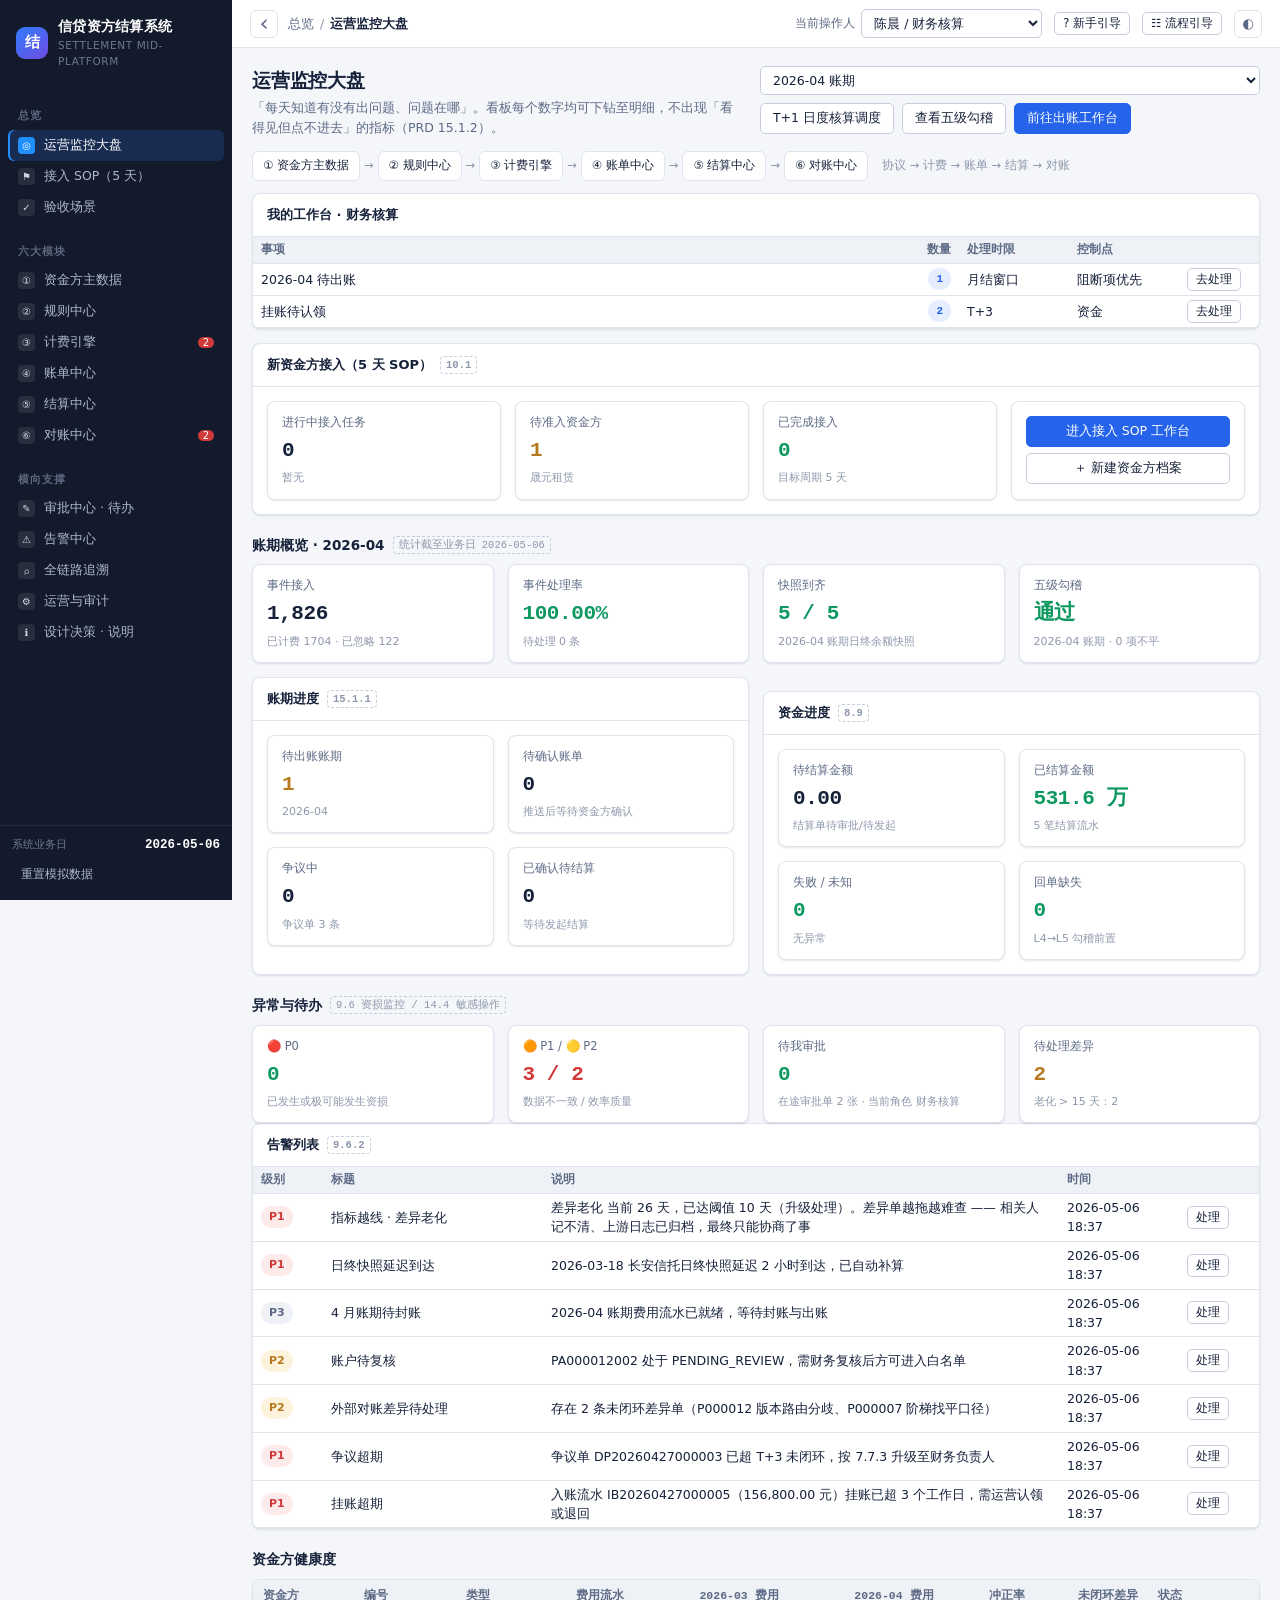
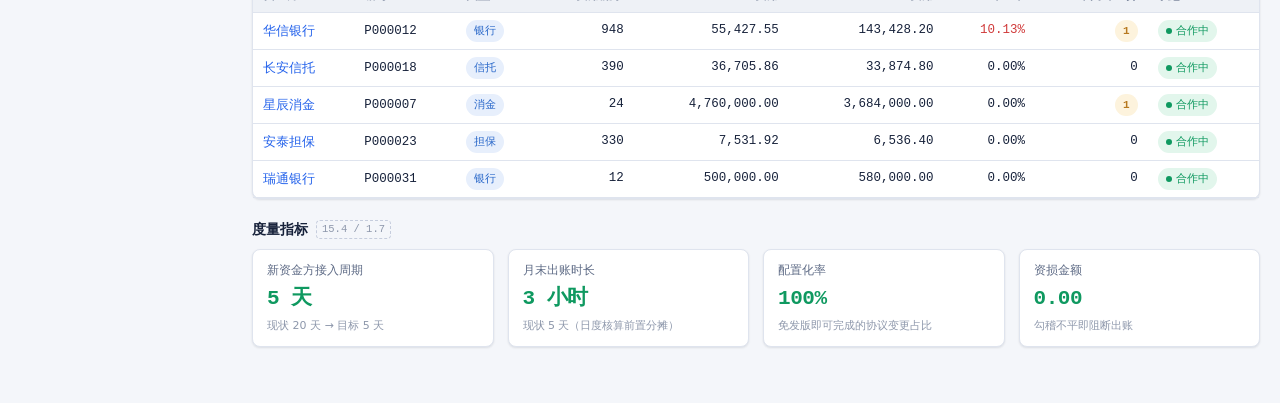
<file: index.html>
<!DOCTYPE html>
<html lang="zh-CN" data-theme="light">
<head>
  <meta charset="UTF-8">
  <meta name="viewport" content="width=device-width, initial-scale=1.0">
  <title>信贷资方结算系统 · 模拟原型</title>
  <link rel="stylesheet" href="assets/css/app.css?v=20261009.1">
</head>
<body>
  <div id="app-shell">
    <aside id="sidebar">
      <div class="brand" title="信贷资方结算系统">
        <div class="brand-mark">结</div>
        <div class="brand-text">
          <div class="brand-title">信贷资方结算系统</div>
          <div class="brand-sub">Settlement Mid-Platform</div>
        </div>
      </div>
      <nav id="nav"></nav>
      <div class="sidebar-foot">
        <div class="sim-clock">
          <span class="lbl">系统业务日</span>
          <strong id="sim-date">—</strong>
        </div>
        <button class="btn btn-ghost btn-sm" id="btn-reset" title="清空所有模拟操作，恢复初始数据" aria-label="重置模拟数据"><span class="reset-icon" aria-hidden="true">↺</span><span class="reset-label">重置模拟数据</span></button>
      </div>
    </aside>

    <div id="main">
      <header id="topbar">
        <div class="topbar-left">
          <button class="icon-btn sidebar-toggle" id="btn-sidebar-toggle" type="button" aria-controls="sidebar" aria-expanded="true" aria-label="收起左侧功能栏" title="收起左侧功能栏"><span aria-hidden="true">‹</span></button>
          <div class="crumbs" id="crumbs"></div>
        </div>
        <div id="guide-top-controls" hidden aria-live="polite"></div>
        <div class="topbar-right">
          <label class="role-picker">
            <span>当前操作人</span>
            <select id="role-select"></select>
          </label>
          <button class="btn btn-sm guide-trigger" id="btn-guide" type="button" aria-pressed="false" title="开启或关闭全流程新手引导">? 新手引导</button>
          <button class="btn btn-sm guide-trigger flow-guide-trigger" id="btn-flow-guide" type="button" aria-pressed="false" title="选择一个具体业务流程开始引导">☷ 流程引导</button>
          <button class="icon-btn" id="btn-theme" title="切换明暗主题">◐</button>
        </div>
      </header>
      <main id="view"></main>
    </div>
  </div>

  <div id="toast-host"></div>
  <div id="modal-host" hidden></div>
  <div id="guide-root" hidden></div>
  <div id="flow-guide-root" hidden></div>

  <!-- 核心层 -->
  <script src="assets/js/core.js"></script>
  <script src="assets/js/data.js"></script>
  <script src="assets/js/generator.js"></script>
  <script src="assets/js/engine.js"></script>
  <script src="assets/js/billing.js"></script>
  <script src="assets/js/validate.js"></script>
  <script src="assets/js/approval.js"></script>
  <script src="assets/js/recon.js"></script>
  <script src="assets/js/claim.js"></script>
  <script src="assets/js/invoice.js"></script>
  <script src="assets/js/payment.js"></script>
  <script src="assets/js/dispute.js"></script>
  <script src="assets/js/calendar.js"></script>
  <script src="assets/js/replenish.js"></script>
  <script src="assets/js/metrics.js"></script>
  <script src="assets/js/preview.js"></script>
  <script src="assets/js/store.js"></script>
  <!-- UI 层 -->
  <script src="assets/js/ui.js"></script>
  <script src="assets/js/views-master.js"></script>
  <script src="assets/js/views-form.js"></script>
  <script src="assets/js/views-onboard.js"></script>
  <script src="assets/js/views-rule.js"></script>
  <script src="assets/js/views-charge.js"></script>
  <script src="assets/js/views-daily.js"></script>
  <script src="assets/js/views-replenish.js"></script>
  <script src="assets/js/views-bill.js"></script>
  <script src="assets/js/views-preview.js"></script>
  <script src="assets/js/views-invoice.js"></script>
  <script src="assets/js/views-dispute.js"></script>
  <script src="assets/js/views-calendar.js"></script>
  <script src="assets/js/views-settle.js"></script>
  <script src="assets/js/views-payment.js"></script>
  <script src="assets/js/views-claim.js"></script>
  <script src="assets/js/views-recon.js"></script>
  <script src="assets/js/views-external.js"></script>
  <script src="assets/js/views-metrics.js"></script>
  <script src="assets/js/views-approval.js"></script>
  <script src="assets/js/views-scenarios.js"></script>
  <script src="assets/js/guide.js?v=20261009.1"></script>
  <script src="assets/js/flow-guide.js?v=20260917.1"></script>
  <script src="assets/js/app.js?v=20261009.1"></script>
</body>
</html>
</file>
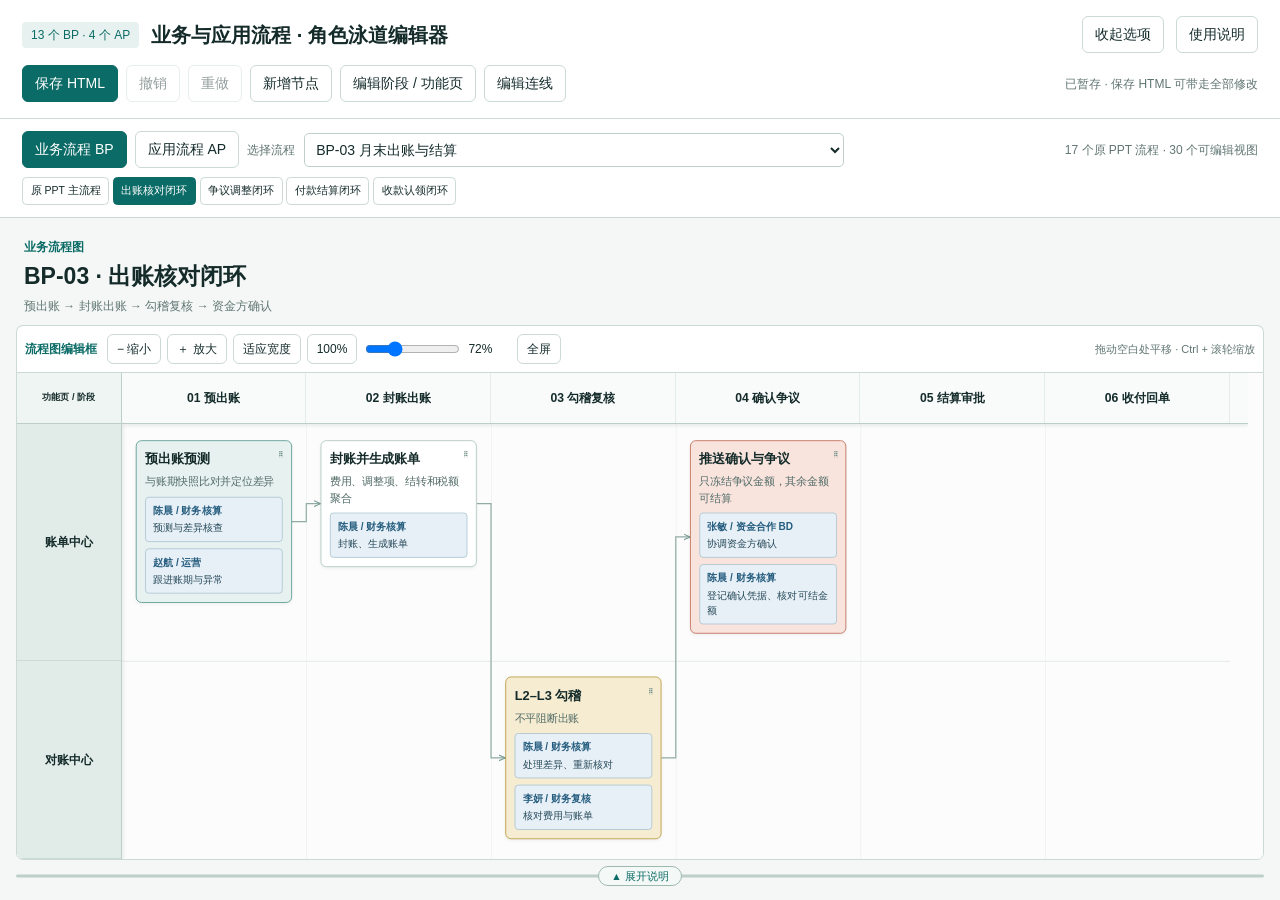
<file: flow-editor.html>
<!doctype html>
<html lang="zh-CN">
<head>
<meta charset="utf-8">
<meta name="viewport" content="width=device-width,initial-scale=1">
<title>业务与应用流程 · 角色泳道编辑器</title>
<style>
:root{--ink:#142b2a;--muted:#607572;--teal:#0b6b66;--bg:#f4f7f6;--line:#cbdad6;--blue:#245c7e;--role:#e8f0f7;--node:#e7f2f0;--node-line:#438b82;--gate:#f5ecd1;--gate-line:#b28b21;--risk:#f8e3dd;--risk-line:#ba563f}
*{box-sizing:border-box}body{margin:0;background:var(--bg);color:var(--ink);font:14px/1.5 "Microsoft YaHei","PingFang SC",sans-serif}button,input,textarea,select{font:inherit}button{cursor:pointer;border:1px solid var(--line);background:white;border-radius:6px;padding:7px 12px;color:var(--ink)}button:hover{background:#eff6f4}button:disabled{cursor:default;opacity:.45}button.primary{background:var(--teal);color:white;border-color:var(--teal)}button.danger{color:#ae3e29}button:focus-visible,input:focus-visible,textarea:focus-visible,select:focus-visible{outline:3px solid #5ea8be;outline-offset:2px}input,textarea,select{border:1px solid #bfd0ca;border-radius:5px;padding:7px;background:white;color:var(--ink);width:100%}textarea{min-height:70px;resize:vertical}label{display:block;margin-bottom:12px}label span{display:block;color:var(--muted);font-size:12px;margin-bottom:4px}header{background:white;border-bottom:1px solid var(--line);padding:16px 22px}.brand{display:flex;align-items:center;gap:12px;flex-wrap:wrap}.brand h1{font-size:20px;margin:0;flex:1}.badge{font-size:12px;color:var(--teal);background:#e7f2f0;padding:4px 9px;border-radius:4px}.toolbar{display:flex;gap:8px;align-items:center;flex-wrap:wrap;margin-top:12px}#status{color:var(--muted);margin-left:auto;font-size:12px}.tabs{display:flex;gap:8px;flex-wrap:wrap;padding:14px 22px;background:white}.tabs button[aria-selected=true]{background:var(--teal);border-color:var(--teal);color:white}.workspace{display:grid;grid-template-columns:minmax(0,1fr) 304px;gap:16px;padding:0 22px 24px}.main{min-width:0}.heading{padding:20px 8px 14px}.heading .eyebrow{color:var(--teal);font-weight:600}.heading h2{font-size:27px;margin:6px 0}.heading p{color:var(--muted);margin:0}.viewbar{display:flex;align-items:center;gap:8px;flex-wrap:wrap;padding:10px 8px;border-top:1px solid var(--line)}.viewbar input{width:125px;padding:0}.viewbar span{color:var(--muted);font-size:12px}.viewport{overflow:auto;max-height:calc(100vh - 300px);min-height:360px;overscroll-behavior:contain;border:1px solid var(--line);background:#fbfcfb;border-radius:7px}.scaled{position:relative;min-height:360px}.canvas{position:relative;transform-origin:0 0;background:#fbfcfb}.diagram-header{position:absolute;top:0;height:72px;display:flex;align-items:center;justify-content:center;font-size:17px;font-weight:600;color:var(--ink);padding:8px;text-align:center;border-bottom:1px solid var(--line)}.lane-label{position:absolute;left:0;display:flex;align-items:center;justify-content:center;text-align:center;background:#e1ece9;border-right:1px solid var(--line);border-bottom:1px solid var(--line);font-size:17px;font-weight:600;padding:14px}.row-line{position:absolute;height:1px;background:#dce5e2;pointer-events:none}.col-line{position:absolute;width:1px;background:#edf1ef;pointer-events:none}.node{position:absolute;width:210px;background:var(--node);border:1px solid var(--node-line);border-radius:8px;padding:12px;color:var(--ink);box-shadow:0 2px 5px #173b3710;z-index:2;cursor:pointer}.node.gate{background:var(--gate);border-color:var(--gate-line)}.node.risk{background:var(--risk);border-color:var(--risk-line)}.node.neutral{background:white;border-color:#a4bdb6}.node.selected{outline:3px solid #338abc;outline-offset:3px}.node-title{font-size:18px;font-weight:600;padding-right:18px;overflow-wrap:anywhere}.node-body{font-size:15px;color:#526b67;margin-top:7px;overflow-wrap:anywhere;white-space:pre-wrap}.drag-handle{position:absolute;top:8px;right:7px;color:#658880;padding:4px;cursor:grab;touch-action:none;user-select:none;line-height:1}.drag-handle:active{cursor:grabbing}.role-box{margin-top:9px;padding:8px 10px;border-radius:5px;background:var(--role);border:1px solid #a2bdcc;overflow-wrap:anywhere}.role-name{font-size:14px;color:var(--blue);font-weight:600;white-space:pre-wrap}.role-action{font-size:14px;color:#244858;white-space:pre-wrap;margin-top:3px}#connections{position:absolute;inset:0;z-index:1;pointer-events:none;overflow:visible}.edge-label{font:13px "Microsoft YaHei",sans-serif;fill:#526b67}.footer-note{margin:13px 8px;padding:10px 14px;border-left:4px solid #a17c20;background:#f6f0df;color:#615538}.support{color:var(--muted);font-size:12px;padding:0 8px 14px}.inspector{background:white;border:1px solid var(--line);border-radius:7px;padding:16px;max-height:calc(100vh - 210px);overflow:auto;align-self:start;margin-top:20px}.inspector h3{font-size:16px;margin:0 0 12px}.inspector h4{font-size:14px;margin:18px 0 8px}.hint{color:var(--muted);font-size:12px}.pair{display:grid;grid-template-columns:1fr 1fr;gap:10px}.role-editor{background:#f3f7fa;padding:10px;border:1px solid #d1dfe8;border-radius:6px;margin:9px 0}.role-editor label{margin-bottom:6px}.role-editor button{padding:4px 8px;font-size:12px}.actions{display:flex;gap:6px;flex-wrap:wrap;margin-top:10px}.edges-list{margin:10px 0;padding:0;list-style:none}.edges-list li{display:flex;align-items:center;gap:8px;padding:8px 0;border-bottom:1px solid #edf1ef}.edges-list li span{flex:1;overflow-wrap:anywhere}.edges-list button{padding:4px 7px}.drop-target{position:absolute;z-index:3;pointer-events:none;background:#1679a420;border:2px dashed #2d8db3;border-radius:4px}#toast{position:fixed;bottom:22px;left:50%;transform:translateX(-50%);background:#153d38;color:white;padding:10px 20px;border-radius:7px;z-index:99;display:none;box-shadow:0 6px 20px #14332c30}dialog{border:1px solid var(--line);border-radius:12px;color:var(--ink);max-width:600px;padding:24px}dialog::backdrop{background:#123c3755}dialog h3{margin-top:0}dialog li{margin:8px 0}.dirty{color:#ae6a16!important}@media(max-width:960px){.workspace{grid-template-columns:1fr}.inspector{max-height:none;margin-top:0}.viewport{max-height:70vh}.heading h2{font-size:23px}}@media print{header,.tabs,.viewbar,.inspector,#toast{display:none}.workspace{display:block;padding:0}.viewport{overflow:visible;border:0;max-height:none}.canvas{transform:scale(.7)!important}.heading{padding-top:0}}
.workspace{grid-template-columns:1fr}.workspace.inspector-open{grid-template-columns:minmax(0,1fr) 304px}.viewport{max-height:none}.inspector{position:sticky;top:16px}.inspector[hidden]{display:none}.inspector-close{float:right;padding:3px 8px;font-size:12px}@media(max-width:960px){.workspace.inspector-open{grid-template-columns:1fr}.inspector{position:static}}
.flow-navigation{background:white;padding:12px 22px;border-bottom:1px solid var(--line)}.category-tabs{display:flex;gap:8px;align-items:center;flex-wrap:wrap}.category-tabs button[aria-selected=true]{background:var(--teal);color:white;border-color:var(--teal)}#library-summary{margin-left:auto;color:var(--muted);font-size:12px}.catalog-picker{display:flex;gap:12px;align-items:center;margin:12px 0 0}.catalog-picker span{margin:0;white-space:nowrap}.catalog-picker select{max-width:650px}.flow-navigation .tabs{padding:12px 0 0}.role-box.auto{background:#edf3ef;border-color:#b7ccc4}.role-box.auto .role-name{color:#41665b}.role-box.auto .role-action{color:#49695e}@media print{.flow-navigation{display:none}}

html{height:100%}body{height:100dvh;min-height:0;display:flex;flex-direction:column;overflow:hidden}.option-shell{flex:none;background:white;position:relative;z-index:4;max-height:47dvh;overflow:auto}.compact-options{display:none;align-items:center;gap:10px;height:38px;min-height:38px;padding:0 16px;background:#f5faf8;border-bottom:1px solid var(--line)}.compact-options button{font-size:12px;padding:3px 9px;white-space:nowrap}.compact-label{font-size:12px;font-weight:600;white-space:nowrap;color:var(--teal)}#compact-flow-title{flex:1;min-width:0;overflow:hidden;text-overflow:ellipsis;white-space:nowrap;font-size:12px;color:var(--muted)}.option-shell.collapsed{max-height:38px;overflow:hidden}.option-shell.collapsed header,.option-shell.collapsed .flow-navigation{display:none}.option-shell.collapsed .compact-options{display:flex}.diagram-editor{flex:1;min-height:0;padding:12px 16px 14px;background:var(--bg);display:flex;flex-direction:column;overflow:hidden}.diagram-editor .workspace{flex:1;min-height:0;height:100%;padding:0;align-items:stretch;gap:12px}.diagram-editor .main{display:flex;flex-direction:column;min-height:0;overflow:hidden}.diagram-editor .heading{flex:none;padding:8px 8px 10px}.diagram-editor .heading h2{font-size:23px;margin:3px 0}.diagram-editor .heading p{font-size:12px}.diagram-editor .heading .eyebrow{font-size:12px}.diagram-editor .viewbar{flex:none;padding:8px;gap:6px;border:1px solid var(--line);border-bottom:0;border-radius:7px 7px 0 0;background:white}.diagram-editor .viewbar button{padding:5px 9px;font-size:12px}.diagram-editor .viewbar input{width:95px}.editor-label{color:var(--teal)!important;font-weight:600;font-size:12px;margin-right:4px}.diagram-editor .viewbar #zoom-label{min-width:43px;font-variant-numeric:tabular-nums;color:var(--ink)}.diagram-editor .viewbar .frame-tip{margin-left:auto;font-size:11px}.diagram-editor .viewport{flex:1;min-height:0;max-height:none;border-radius:0 0 7px 7px;overflow:auto;scrollbar-gutter:stable;touch-action:pan-x pan-y}.scaled{min-height:0;overflow:hidden}.diagram-editor .footer-note{flex:none;margin:8px 6px 0;padding:7px 10px;font-size:12px;max-height:62px;overflow:auto}.diagram-editor .support{flex:none;font-size:11px;padding:6px 8px 0;max-height:42px;overflow:auto}.diagram-editor .inspector{position:static;align-self:stretch;margin:0;min-height:0;max-height:none;overflow:auto}.viewport.panning{cursor:grabbing}.viewport.panning .canvas{user-select:none}.diagram-editor:fullscreen,.diagram-editor.overlay-fullscreen{width:100vw;height:100dvh;max-width:none;max-height:none;flex:none;padding:10px;background:var(--bg)}.diagram-editor.overlay-fullscreen{position:fixed;inset:0;z-index:999}.diagram-editor:fullscreen .heading,.diagram-editor.overlay-fullscreen .heading{padding-top:2px}#fullscreen-tools{display:none;align-items:center;gap:6px}.diagram-editor:fullscreen #fullscreen-tools,.diagram-editor.overlay-fullscreen #fullscreen-tools{display:flex}.diagram-editor:fullscreen .frame-tip,.diagram-editor.overlay-fullscreen .frame-tip{display:none}#fullscreen-btn[aria-pressed=true]{background:#e5f1ee;border-color:var(--teal);color:var(--teal)}@media(max-width:960px){.diagram-editor .workspace.inspector-open{grid-template-columns:minmax(0,1fr) 270px}.diagram-editor .viewbar .frame-tip{display:none}.diagram-editor .heading h2{font-size:20px}.diagram-editor .viewbar .editor-label{display:none}}@media(max-width:680px){.option-shell{max-height:50dvh}.diagram-editor{padding:6px}.diagram-editor .workspace.inspector-open{grid-template-columns:minmax(0,1fr);position:relative}.diagram-editor .inspector:not([hidden]){position:absolute;right:0;top:0;bottom:0;z-index:8;width:min(300px,88%);box-shadow:0 4px 20px #14332c22}.compact-label{display:none}.diagram-editor .heading p{display:none}.diagram-editor .viewbar input{width:65px}.diagram-editor .support{display:none}.diagram-editor .footer-note{max-height:42px}.diagram-editor .viewbar button{padding:4px 7px}.diagram-editor .heading h2{font-size:17px}}@media(max-height:600px){.diagram-editor .support,.diagram-editor .heading p,.diagram-editor .heading .eyebrow{display:none}.diagram-editor .heading{padding:2px 8px 6px}.diagram-editor .heading h2{font-size:17px}.option-shell:not(.collapsed){max-height:42dvh}.diagram-editor .footer-note{max-height:38px}}@media print{html,body{height:auto;overflow:visible;display:block}.option-shell{display:none}.diagram-editor{display:block;height:auto;overflow:visible;padding:0}.diagram-editor .main,.diagram-editor .workspace{display:block;overflow:visible;height:auto}.diagram-editor .viewport{overflow:visible;border:0;height:auto}.diagram-editor .viewbar{display:none}.diagram-editor .inspector{display:none}}

.flow-navigation #flow-tabs{display:flex;align-items:center;flex-wrap:wrap;padding:9px 0 0;margin:0;background:transparent;gap:3.75px}.flow-navigation #flow-tabs button{font-size:10.5px;line-height:1.5;padding:5.25px 7.5px;border-width:.75px;border-radius:4.5px}.category-tabs .catalog-picker{margin:0;flex:1 1 310px;max-width:630px;gap:9px;min-width:0}.category-tabs .catalog-picker select{max-width:540px;min-width:0}.category-tabs .catalog-picker span{font-size:12px}.category-tabs #library-summary{white-space:nowrap}.diagram-editor .viewport-shell{position:relative;flex:1;min-height:0;min-width:0;border:1px solid var(--line);border-radius:0 0 7px 7px;overflow:hidden;background:#fbfcfb}.diagram-editor .viewport-shell .viewport{height:100%;width:100%;border:0;border-radius:0;flex:none;min-height:0;max-height:none}.frozen-lanes{position:absolute;left:0;top:0;pointer-events:none;z-index:6;overflow:hidden}.frozen-top{position:absolute;top:0;overflow:hidden;background:#f8fbfa;box-shadow:0 2px 3px #193c3714;border-bottom:1px solid #bdcec8}.frozen-stage{position:absolute;top:0;height:100%;display:flex;align-items:center;justify-content:center;padding:5px 7px;font-weight:600;color:var(--ink);border-right:1px solid #e3ece8;text-align:center;overflow:hidden}.frozen-stage span{display:block;max-width:100%;overflow:hidden;white-space:nowrap;text-overflow:ellipsis}.frozen-left{position:absolute;left:0;overflow:hidden;background:#e1ece9;border-right:1px solid #bccfc8;box-shadow:2px 0 3px #193c3711}.frozen-rowlabel{position:absolute;left:0;width:100%;display:flex;align-items:center;justify-content:center;background:#e1ece9;border-bottom:1px solid #cbdad6;text-align:center;font-weight:600;color:var(--ink);overflow:hidden;padding:0 7px;border-bottom:0;box-shadow:inset 0 -1px #cbdad6;overflow-wrap:anywhere}.frozen-corner{position:absolute;left:0;top:0;display:flex;align-items:center;justify-content:center;background:#eef5f2;border-right:1px solid #bccfc8;border-bottom:1px solid #bdcec8;padding:4px;text-align:center;font-weight:600;color:var(--ink);z-index:2;overflow:hidden}#grid .diagram-header,#grid .lane-label{visibility:hidden}.diagram-editor .viewport-shell .viewport.panning+.frozen-lanes{user-select:none}@media(max-width:680px){.category-tabs .catalog-picker{flex-basis:100%;max-width:none}.category-tabs #library-summary{font-size:11px}.flow-navigation #flow-tabs button{padding:3.75px 6px}}@media print{.frozen-lanes{display:none}#grid .diagram-header,#grid .lane-label{visibility:visible}.diagram-editor .viewport-shell{overflow:visible;border:0;height:auto;display:block}}

.compact-options{grid-template-columns:minmax(190px,1fr) minmax(0,3fr) minmax(190px,1fr);gap:12px}.option-shell.collapsed .compact-options{display:grid}.compact-actions{display:flex;gap:8px;align-items:center;justify-content:flex-end;white-space:nowrap}#compact-flow-summary{display:flex;align-items:center;justify-content:center;gap:10px;min-width:0;overflow:hidden;white-space:nowrap}#compact-flow-eyebrow{flex:none;color:var(--teal);font-size:11px;font-weight:600}#compact-flow-title{flex:0 1 auto;min-width:0;font-size:13px;line-height:1.5;color:var(--ink);font-weight:600;text-overflow:ellipsis;overflow:hidden;white-space:nowrap}#compact-flow-sub{flex:0 1 auto;min-width:0;font-size:11px;color:var(--muted);text-overflow:ellipsis;overflow:hidden;white-space:nowrap}body[data-controls-collapsed="true"] .diagram-editor:not(:fullscreen):not(.overlay-fullscreen) .heading{display:none}body[data-controls-collapsed="true"] .diagram-editor:not(:fullscreen):not(.overlay-fullscreen){padding-top:4px}@media(max-width:900px){.compact-options{grid-template-columns:minmax(0,1fr) auto;gap:8px;padding:0 10px}.compact-options .compact-label{display:none}#compact-flow-summary{gap:6px}#compact-flow-title{font-size:12px}#compact-flow-eyebrow,#compact-flow-sub{font-size:10px}}@media print{body[data-controls-collapsed="true"] .diagram-editor .heading{display:block}}

.flow-details{flex:none;min-width:0;margin-top:6px}.flow-details-divider{position:relative;height:20px;display:flex;align-items:center;justify-content:center}.flow-details-divider::before{content:"";position:absolute;left:0;right:0;top:50%;transform:translateY(-50%);height:3px;background:#becfc9;border-radius:3px}.flow-details-divider button{position:relative;z-index:1;flex:none;font-size:10.5px;line-height:16px;padding:1px 12px;background:#f4f9f7;border:1px solid #9dbab0;border-radius:10px;color:var(--teal);white-space:nowrap}.flow-details-divider button:hover{background:#e5f1ed;border-color:var(--teal)}.flow-details-body[hidden]{display:none}.diagram-editor .flow-details .footer-note{margin-top:5px}.diagram-editor .flow-details .support{display:block}@media print{.flow-details-divider{display:none}.flow-details-body[hidden]{display:block!important}.flow-details{margin-top:0}}
/* 收起栏沿用原字体、颜色和 38px 高度，仅为摘要增加选择能力。 */
#compact-flow-summary select{width:auto;height:26px;min-width:0;padding:1px 15px 1px 3px;border:1px solid transparent;border-radius:4px;background-color:transparent;background-image:url("data:image/svg+xml,%3Csvg xmlns='http://www.w3.org/2000/svg' width='9' height='6' viewBox='0 0 9 6'%3E%3Cpath d='M1 1l3.5 3.5L8 1' fill='none' stroke='%23607572' stroke-width='1.2'/%3E%3C/svg%3E");background-repeat:no-repeat;background-position:right 3px center;appearance:none;cursor:pointer;white-space:nowrap;text-overflow:ellipsis}
#compact-flow-summary select:hover{border-color:#bfd0ca;background-color:#edf5f2}#compact-flow-summary select:disabled{cursor:default;background-image:none;color:var(--muted)}
#compact-flow-summary #compact-flow-eyebrow{flex:0 0 92px;font-size:11px;font-weight:600;color:var(--teal)}#compact-flow-summary #compact-flow-title{flex:0 1 290px;font-size:13px;font-weight:600;color:var(--ink)}#compact-flow-view{flex:0 1 160px;max-width:25%;font-size:11px;color:var(--muted)}
@media(max-width:900px){#compact-flow-summary #compact-flow-eyebrow{flex-basis:82px;font-size:10px}#compact-flow-summary #compact-flow-title{flex:1 1 160px;font-size:12px}#compact-flow-view{flex-basis:110px;font-size:10px}}@media(max-width:680px){#compact-flow-sub{display:none}}
</style>
</head>
<body>
<div class="option-shell" id="option-shell">
 <div class="compact-options"><span class="compact-label">流程编辑器</span><div id="compact-flow-summary" aria-label="当前流程选择"><select id="compact-flow-eyebrow" aria-label="选择流程类型"><option value="BP">业务流程图</option><option value="AP">应用流程图</option></select><select id="compact-flow-title" aria-label="选择具体流程"></select><select id="compact-flow-view" aria-label="选择主流程或拆分闭环"></select><span id="compact-flow-sub"></span></div><div class="compact-actions"><button id="expand-options" type="button" aria-expanded="false">展开选项</button><button id="compact-save" type="button">保存 HTML</button></div></div>
<header>
 <div class="brand"><span class="badge">13 个 BP · 4 个 AP</span><h1>业务与应用流程 · 角色泳道编辑器</h1><button id="collapse-options" type="button" aria-expanded="true">收起选项</button><button id="help-btn">使用说明</button></div>
 <div class="toolbar"><button class="primary" id="save-html">保存 HTML</button><button id="undo-btn">撤销</button><button id="redo-btn">重做</button><button id="add-node">新增节点</button><button id="edit-lanes">编辑阶段 / 功能页</button><button id="edit-links">编辑连线</button><span id="status" role="status" aria-live="polite">加载中…</span></div>
</header>
<nav class="flow-navigation" aria-label="流程目录"><div class="category-tabs"><button id="bp-category" type="button">业务流程 BP</button><button id="ap-category" type="button">应用流程 AP</button><label class="catalog-picker"><span>选择流程</span><select id="catalog-select" aria-label="选择流程"></select></label><span id="library-summary"></span></div><div class="tabs" id="flow-tabs" aria-label="当前流程视图"></div></nav>
</div>
<div class="diagram-editor" id="diagram-editor" aria-label="流程图编辑框">
<div class="workspace">
 <main class="main">
  <div class="heading"><div class="eyebrow" id="flow-eyebrow">业务流程图</div><h2 id="flow-title"></h2><p id="flow-sub"></p></div>
  <div class="viewbar"><span class="editor-label">流程图编辑框</span><button id="zoom-out" type="button" aria-label="缩小流程图">− 缩小</button><button id="zoom-in" type="button" aria-label="放大流程图">＋ 放大</button><button id="fit-btn" type="button">适应宽度</button><button id="actual-btn" type="button">100%</button><input id="zoom" type="range" min="25" max="200" value="100" aria-label="画布缩放"><span id="zoom-label">100%</span><button id="fullscreen-btn" type="button" aria-pressed="false">全屏</button><span class="frame-tip">拖动空白处平移 · Ctrl + 滚轮缩放</span><div id="fullscreen-tools"><button id="fs-add-node" type="button">新增节点</button><button id="fs-edit-links" type="button">编辑连线</button><button id="fs-save" type="button">保存 HTML</button></div></div>
  <div class="viewport-shell" id="viewport-shell"><div class="viewport" id="viewport"><div class="scaled" id="scaled"><div class="canvas" id="canvas"><svg id="connections" aria-hidden="true"></svg><div id="grid"></div><div id="nodes"></div></div></div></div><div class="frozen-lanes" id="frozen-lanes" aria-label="固定的阶段与功能页标题"><div class="frozen-top" id="frozen-top"></div><div class="frozen-left" id="frozen-left"></div><div class="frozen-corner" id="frozen-corner">功能页 / 阶段</div></div></div>
  <section class="flow-details collapsed" id="flow-details" aria-label="流程结果与角色说明"><div class="flow-details-divider"><button id="toggle-flow-details" type="button" aria-expanded="false" aria-controls="flow-details-body" title="展开闭环结果与角色说明">▲ 展开说明</button></div><div class="flow-details-body" id="flow-details-body" hidden><div class="footer-note" id="flow-note"></div><div class="support" id="support-note"></div></div></section>
 </main>
 <aside class="inspector" id="inspector" aria-label="编辑面板"></aside>
</div>
</div>
<div id="toast" role="status"></div>
<dialog id="help"><h3>直接调整流程</h3><ol><li>上方选项固定，不随流程图缩放或滚动。点击“收起选项”可压缩为细工具栏，顶部中央可直接选择业务／应用类型、具体流程和主流程／拆分闭环，保留原细栏高度、字体与配色，原标题区域腾给流程图；点击“展开选项”恢复。先选择业务流程 BP 或应用流程 AP，再在目录中选择流程。流程选择下方的独立按钮行切换原 PPT 主流程与独立闭环，全部视图一起保存在本页面中。</li><li>流程图编辑框提供放大、缩小、适应宽度、100% 和全屏。缩放仅作用于框内流程图。滚动时顶部阶段标题与左侧功能页标题保持可见。拖动空白处平移，Ctrl + 滚轮可围绕鼠标位置缩放，全屏下点击“退出全屏”或按 Esc 恢复。点击节点，在右侧修改标题、业务说明、角色姓名及动作。点击“应用修改”生效。</li><li>拖动节点右上角 ⠿，松开后自动吸附到对应阶段和功能页。同一位置的节点会自动上下排列。</li><li>“新增节点”“编辑连线”可以补充步骤、选择起点 / 终点、删除连线。所有连线都采用水平、垂直和直角转弯。</li><li>“编辑阶段 / 功能页”可调整标题、流程说明、泳道名称与闭环结果。底部说明可独立展开 / 收起；收起时保留横线和“展开说明”按钮，展开后查看完整闭环结果与角色说明。</li><li>页面会在当前浏览器中暂存已应用的修改。点击“保存 HTML”下载包含全部流程及修改的独立页面，离线打开后可以继续编辑。</li><li>撤销 / 重做支持节点、泳道及连线修改。表单内未应用的文字属于草稿，请先应用再保存。</li></ol><button id="close-help" class="primary">开始编辑</button></dialog>
<script id="editor-data" type="application/json">{"version":2,"documentId":"all-flow-library-20261008-v2","legacyDocumentId":"bp03-editable-20261008-v1","catalog":[{"code":"BP-01","type":"BP","title":"BP-01 新资金方接入与上线","slide":11},{"code":"BP-02","type":"BP","title":"BP-02 日常计费 T+1","slide":12},{"code":"BP-03","type":"BP","title":"BP-03 月末出账与结算","slide":13},{"code":"BP-04","type":"BP","title":"BP-04 费用冲正","slide":14},{"code":"BP-05","type":"BP","title":"BP-05 范围重算与差额原子生效","slide":15},{"code":"BP-06","type":"BP","title":"BP-06 账单争议处理","slide":16},{"code":"BP-07","type":"BP","title":"BP-07 资金方准入与生命周期","slide":17},{"code":"BP-08","type":"BP","title":"BP-08 银行账户新增与变更","slide":18},{"code":"BP-09","type":"BP","title":"BP-09 协议条款变更与追溯生效","slide":19},{"code":"BP-10","type":"BP","title":"BP-10 应收入账与到账认领","slide":20},{"code":"BP-11","type":"BP","title":"BP-11 开票、收票与红冲","slide":21},{"code":"BP-12","type":"BP","title":"BP-12 外部对账与差异闭环","slide":22},{"code":"BP-13","type":"BP","title":"BP-13 异常检测与兜底处置","slide":23},{"code":"AP-01","type":"AP","title":"AP-01 新资金方接入应用流程","slide":25},{"code":"AP-02-1","type":"AP","title":"AP-02-1 计费引擎规则执行主流程","slide":26},{"code":"AP-02","type":"AP","title":"AP-02 日常计费 T+1 应用流程","slide":27},{"code":"AP-03","type":"AP","title":"AP-03 月末出账结算应用流程","slide":28}],"support":"何静 / 审计（只读）：查阅各阶段证据与日志。系统管理员：按原型授权提供系统支持，不进入业务审批链。蓝色方框为角色职责，灰绿色方框为系统自动动作。对外协调及复核说明不会新增系统权限；条件审批按原型 approval.js 执行。","flows":[{"id":"BP-01-main","catalogCode":"BP-01","type":"BP","title":"BP-01 新资金方接入与上线","shortName":"原 PPT 主流程","stages":["01 条款解析","02 主数据建档","03 规则配置","04 试算比对","05 审批留证","06 发布验收"],"lanes":["接入 SOP（5 天）","资金方主数据","规则中心","审批中心 · 待办"],"sub":"流程 02–09 · 原节点与说明保留，新增角色职责","source":{"slide":11,"code":"BP-01"},"nodes":[{"id":"s0","c":0,"r":0,"title":"拆解协议条款","body":"识别事件、对象、参数、费率和冲正策略","roles":[["张敏 / 资金合作 BD","拆解合作条款，明确事件与收费口径","human"],["陈晨 / 财务核算","核对费率、金额和冲正口径","human"]],"kind":""},{"id":"s1","c":1,"r":1,"title":"建立完整档案","body":"主体、账户、开票信息、协议版本","roles":[["张敏 / 资金合作 BD","建立主体、协议及开票资料","human"],["陈晨 / 财务核算","录入账户并核对结算资料","human"]],"kind":"neutral"},{"id":"s2","c":2,"r":2,"title":"配置规则版本","body":"费率模型、阶梯、周期和生效区间","roles":[["张敏 / 资金合作 BD","录入合同对应规则","human"],["陈晨 / 财务核算","核对模型、参数和生效区间","human"]],"kind":"neutral"},{"id":"s3","c":3,"r":2,"title":"历史事件试算","body":"逐笔差异与汇总金额对比","roles":[["陈晨 / 财务核算","发起历史试算，解释金额差异","human"],["赵航 / 运营","配合试算与接入任务验证","human"]],"kind":"gate"},{"id":"s4","c":4,"r":3,"title":"分级审批","body":"具名用户、角色、版本、指纹和证据快照","roles":[["陈晨 / 财务核算","规则影响金额 \u003c 1万元审批；1–10万元参与核算审批","human"],["王宁 / 财务负责人","规则影响1–10万元审批；超过10万元或追溯生效进入负责人审批链","human"],["孙洁 / 风控","规则影响超过10万元或追溯生效审核风险","human"],["罗宇 / 业务负责人","协议主档生效按 AGREEMENT 链审批；规则影响超过10万元或追溯生效时审核业务影响","human"]],"kind":"gate"},{"id":"s5","c":5,"r":0,"title":"原子发布与验收","body":"灰度验证后纳入 T+1 调度","roles":[["陈晨 / 财务核算","审批通过后发布规则","human"],["张敏 / 资金合作 BD","完成接入签收","human"],["赵航 / 运营","验证首日运行并跟进告警","human"]],"kind":""}],"edges":[["s0","s1"],["s1","s2"],["s2","s3"],["s3","s4"],["s4","s5"]],"note":"闭环结果：接入证据齐全，规则发布生效，首日调度与验收通过。"},{"id":"BP-02-main","catalogCode":"BP-02","type":"BP","title":"BP-02 日常计费 T+1","shortName":"原 PPT 主流程","stages":["01 日切","02 接入幂等","03 完整性补数","04 费用计算","05 日度勾稽","06 监控处置"],"lanes":["运营监控大盘","计费引擎","对账中心","告警中心"],"sub":"流程 10–14、28、30 · 原节点与说明保留，新增角色职责","source":{"slide":12,"code":"BP-02"},"nodes":[{"id":"s0","c":0,"r":0,"title":"业务日切","body":"账期与贷款核心状态对齐","roles":[["赵航 / 运营","核对业务日、账期和日切进度","human"],["系统自动 / 信贷核心","提供日切状态与事件","system"]],"kind":""},{"id":"s1","c":1,"r":1,"title":"事件接入与幂等","body":"区分发生时间和接收时间","roles":[["系统自动 / 计费引擎","登记事件、区分发生和接收时间并去重","system"],["赵航 / 运营","跟进拒收及积压","human"]],"kind":"neutral"},{"id":"s2","c":2,"r":1,"title":"完整性核对与补数","body":"缺失事件按 event_id 重放","roles":[["赵航 / 运营","补数和重放缺失事件","human"],["陈晨 / 财务核算","核查缺失事件是否影响金额","human"]],"kind":"risk"},{"id":"s3","c":3,"r":1,"title":"快照与费用流水","body":"版本路由、基数固化、定点计算","roles":[["系统自动 / 计费引擎","路由规则版本、固化基数并计算费用","system"],["陈晨 / 财务核算","核验费用流水与计费口径","human"]],"kind":"neutral"},{"id":"s4","c":4,"r":2,"title":"L1–L2 勾稽","body":"终态事件与费用流水独立取数","roles":[["系统自动 / 对账中心","独立核对事件与流水","system"],["陈晨 / 财务核算","处理差异并复核结果","human"]],"kind":"gate"},{"id":"s5","c":5,"r":3,"title":"告警与大盘刷新","body":"异常升级并回到原环节重跑","roles":[["赵航 / 运营","跟进告警，重跑受影响任务","human"],["孙洁 / 风控","处理高风险告警","human"]],"kind":""}],"edges":[["s0","s1"],["s1","s2"],["s2","s3"],["s3","s4"],["s4","s5"]],"note":"闭环结果：日度事件与费用流水核对一致，异常处理有记录并回到受影响任务验证。"},{"id":"BP-03-main","catalogCode":"BP-03","type":"BP","title":"BP-03 月末出账与结算","shortName":"原 PPT 主流程","stages":["01 预出账","02 封账出账","03 勾稽复核","04 确认争议","05 结算审批","06 收付回单"],"lanes":["账单中心","对账中心","审批中心 · 待办","结算中心"],"sub":"流程 17–27 · 原节点与说明保留，新增角色职责","source":{"slide":13,"code":"BP-03"},"nodes":[{"id":"s0","c":0,"r":0,"title":"预出账预测","body":"与账期快照比对并定位差异","roles":[["陈晨 / 财务核算","预出账预测、核对快照差异","human"],["赵航 / 运营","跟进账期进度","human"]],"kind":""},{"id":"s1","c":1,"r":0,"title":"封账并生成账单","body":"费用、调整项、结转和税额聚合","roles":[["陈晨 / 财务核算","执行封账并生成账单","human"]],"kind":"neutral"},{"id":"s2","c":2,"r":1,"title":"L2–L3 勾稽","body":"不平阻断出账","roles":[["系统自动 / 对账中心","独立核对费用流水与账单","system"],["陈晨 / 财务核算","定位差异","human"],["李妍 / 财务复核","核对复核证据","human"]],"kind":"gate"},{"id":"s3","c":3,"r":0,"title":"推送确认与争议","body":"只冻结争议金额，其余金额可结算","roles":[["张敏 / 资金合作 BD","协调资金方确认及争议沟通","human"],["陈晨 / 财务核算","登记确认、处理争议","human"],["赵航 / 运营","跟进争议期限和调整项","human"]],"kind":"risk"},{"id":"s4","c":4,"r":2,"title":"结算单分级审批","body":"账户、日期、币种边界与证据固化","roles":[["陈晨 / 财务核算","参与核算节点，发起人不能审批自己提交的单据","human"],["李妍 / 财务复核","结算金额 \u003c 10万元复核","human"],["王宁 / 财务负责人","结算金额 ≥ 10万元审批","human"],["罗宇 / 业务负责人","结算金额 > 100万元追加审批","human"],["孙洁 / 风控","触发警告项时追加审批","human"]],"kind":"gate"},{"id":"s5","c":5,"r":3,"title":"付款或到账认领","body":"部分结算、回单回写、L4–L5 勾稽","roles":[["陈晨 / 财务核算","创建结算单、核对付款状态或认领到账","human"],["赵航 / 运营","跟进失败与未结金额","human"],["李妍 / 财务复核","复核到账认领","human"],["系统自动 / 支付渠道 / 银行","返回资金结果和回单","system"]],"kind":""}],"edges":[["s0","s1"],["s1","s2"],["s2","s3"],["s3","s4"],["s4","s5"]],"note":"闭环结果：账单确认、可结金额、审批证据、资金回单及勾稽结果完整关联。"},{"title":"BP-03 · 出账核对闭环","sub":"预出账 → 封账出账 → 勾稽复核 → 资金方确认","nodes":[{"id":"a","c":0,"r":0,"title":"预出账预测","body":"与账期快照比对并定位差异","roles":[["陈晨 / 财务核算","预测与差异核查"],["赵航 / 运营","跟进账期与异常"]]},{"id":"b","c":1,"r":0,"title":"封账并生成账单","body":"费用、调整项、结转和税额聚合","roles":[["陈晨 / 财务核算","封账、生成账单"]],"kind":"neutral"},{"id":"c","c":2,"r":1,"title":"L2–L3 勾稽","body":"不平阻断出账","kind":"gate","roles":[["陈晨 / 财务核算","处理差异、重新核对"],["李妍 / 财务复核","核对费用与账单"]]},{"id":"d","c":3,"r":0,"title":"推送确认与争议","body":"只冻结争议金额，其余金额可结算","kind":"risk","roles":[["张敏 / 资金合作 BD","协调资金方确认"],["陈晨 / 财务核算","登记确认凭据、核对可结金额"]]}],"edges":[["a","b"],["b","c"],["c","d"]],"note":"闭环结果：账单确认凭据归档，可结金额明确；发现差异则处理后重新勾稽。","shortName":"出账核对闭环","id":"BP-03-part-1","catalogCode":"BP-03","type":"BP","stages":["01 预出账","02 封账出账","03 勾稽复核","04 确认争议","05 结算审批","06 收付回单"],"lanes":["账单中心","对账中心","审批中心 · 待办","结算中心"],"source":{"slide":13,"code":"BP-03","derived":true}},{"title":"BP-03 · 争议调整闭环","sub":"争议受理 → 调整项审批 → 调整落地 → 争议关闭","nodes":[{"id":"d","c":3,"r":0,"title":"推送确认与争议","body":"只冻结争议金额，其余金额可结算","kind":"risk","roles":[["张敏 / 资金合作 BD","协调争议口径与证据"],["陈晨 / 财务核算；赵航 / 运营","受理争议、发起调整项"],["李妍 / 财务复核","参与争议处理"]]},{"id":"e","c":4,"r":2,"title":"调整项审批","body":"按调整金额分级审批","kind":"gate","roles":[["李妍 / 财务复核","绝对金额 ≤ 10万元"],["王宁 / 财务负责人；罗宇 / 业务负责人","绝对金额 > 10万元共同审批"]]},{"id":"f","c":4,"r":0,"title":"调整落地与归档","body":"调整项生效，核对账单剩余争议与可结金额","roles":[["陈晨 / 财务核算；赵航 / 运营","记录处置结果与证据"],["张敏 / 资金合作 BD","协调资金方确认处理结果"]]}],"edges":[["d","e"],["e","f"]],"note":"闭环结果：已处理争议关闭、证据归档；无需调整时直接记录结论。无争议金额继续结算。","shortName":"争议调整闭环","id":"BP-03-part-2","catalogCode":"BP-03","type":"BP","stages":["01 预出账","02 封账出账","03 勾稽复核","04 确认争议","05 结算审批","06 收付回单"],"lanes":["账单中心","对账中心","审批中心 · 待办","结算中心"],"source":{"slide":13,"code":"BP-03","derived":true}},{"title":"BP-03 · 付款结算闭环","sub":"可结金额 → 结算单 → 分级审批 → 付款回单 → 勾稽闭环","nodes":[{"id":"d","c":3,"r":0,"title":"推送确认与争议","body":"只冻结争议金额，其余金额可结算","kind":"risk","roles":[["陈晨 / 财务核算","核对已确认账单与可结金额"]]},{"id":"o","c":4,"r":3,"title":"创建结算单","body":"按账户、计划结算日、币种分组","roles":[["陈晨 / 财务核算","创建结算单、提交审批"]]},{"id":"e","c":4,"r":2,"title":"结算单分级审批","body":"账户、日期、币种边界与证据固化","kind":"gate","roles":[["陈晨 / 财务核算","核算节点；发起人与审批人分离"],["李妍 / 财务复核","结算金额 \u003c 10万元"],["王宁 / 财务负责人","结算金额 ≥ 10万元"],["罗宇 / 业务负责人","结算金额 > 100万元追加审批"],["孙洁 / 风控","触发警告项时追加审批"]]},{"id":"f","c":5,"r":3,"title":"付款或到账认领","body":"部分结算、回单回写、L4–L5 勾稽","roles":[["支付渠道 / 银行","执行付款、返回状态和回单"],["陈晨 / 财务核算；赵航 / 运营","跟进失败、未知状态与未付金额"]]},{"id":"g","c":5,"r":1,"title":"L4–L5 勾稽","body":"核对成功结算金额与银行回单金额","kind":"gate","roles":[["陈晨 / 财务核算；赵航 / 运营","处理差异，重新核对"]]},{"id":"complete-pay","c":5,"r":1,"title":"付款闭环完成","body":"成功付款、银行回单与结算记录一致；保留未付金额的后续处理记录","roles":[],"kind":"neutral"}],"edges":[["d","o"],["o","e"],["e","f"],["f","g"],["g","complete-pay"]],"note":"闭环结果：成功付款与回单核对一致；部分成功保留未付金额，状态未知先查询，不能直接重复付款。","shortName":"付款结算闭环","id":"BP-03-part-3","catalogCode":"BP-03","type":"BP","stages":["01 预出账","02 封账出账","03 勾稽复核","04 确认争议","05 结算审批","06 收付回单"],"lanes":["账单中心","对账中心","审批中心 · 待办","结算中心"],"source":{"slide":13,"code":"BP-03","derived":true}},{"title":"BP-03 · 收款认领闭环","sub":"应收结算单 → 审批 → 到账认领 → 双人复核 → 回单勾稽","nodes":[{"id":"d","c":3,"r":0,"title":"推送确认与争议","body":"只冻结争议金额，其余金额可结算","kind":"risk","roles":[["张敏 / 资金合作 BD","协调资金方确认与付款"],["陈晨 / 财务核算","确认可收款金额"]]},{"id":"o","c":4,"r":3,"title":"创建应收结算单","body":"核对资金方、账户、日期与币种","roles":[["陈晨 / 财务核算","创建结算单、提交审批"]]},{"id":"e","c":4,"r":2,"title":"结算单分级审批","body":"账户、日期、币种边界与证据固化","kind":"gate","roles":[["陈晨 / 财务核算","核算节点；发起人与审批人分离"],["李妍 / 财务复核","结算金额 \u003c 10万元"],["王宁 / 财务负责人","结算金额 ≥ 10万元"],["罗宇 / 业务负责人","结算金额 > 100万元追加审批"],["孙洁 / 风控","触发警告项时追加审批"]]},{"id":"f","c":5,"r":3,"title":"付款或到账认领","body":"部分结算、回单回写、L4–L5 勾稽","roles":[["陈晨 / 财务核算；赵航 / 运营","匹配到账、发起认领"],["李妍 / 财务复核；王宁 / 财务负责人","按权限复核到账认领"]]},{"id":"g","c":5,"r":1,"title":"L4–L5 勾稽","body":"已认领到账与银行回单核对，保留剩余应收","kind":"gate","roles":[["陈晨 / 财务核算；赵航 / 运营","核对回单、跟进剩余应收"]]},{"id":"complete-claim","c":5,"r":1,"title":"认领闭环完成","body":"本次到账复核、回单勾稽完成；剩余应收继续跟进","roles":[],"kind":"neutral"}],"edges":[["d","o"],["o","e"],["e","f"],["f","g"],["g","complete-claim"]],"note":"闭环结果：本次认领复核完成、回单勾稽一致；部分到账仅核销实际到账，剩余应收继续跟进。","shortName":"收款认领闭环","id":"BP-03-part-4","catalogCode":"BP-03","type":"BP","stages":["01 预出账","02 封账出账","03 勾稽复核","04 确认争议","05 结算审批","06 收付回单"],"lanes":["账单中心","对账中心","审批中心 · 待办","结算中心"],"source":{"slide":13,"code":"BP-03","derived":true}},{"id":"BP-04-main","catalogCode":"BP-04","type":"BP","title":"BP-04 费用冲正","shortName":"原 PPT 主流程","stages":["01 反向事件","02 定位原流水","03 金额校验","04 追加红冲","05 账期路由","06 追溯勾稽"],"lanes":["计费引擎","审批中心 · 待办","账单中心","对账中心"],"sub":"流程 15、22、28 · 原节点与说明保留，新增角色职责","source":{"slide":14,"code":"BP-04"},"nodes":[{"id":"s0","c":0,"r":0,"title":"接收独立反向事件","body":"撤销、退款、提前结清等","roles":[["系统自动 / 信贷核心","发送撤销、退款或提前结清事件","system"],["赵航 / 运营","核查反向事件与补数情况","human"]],"kind":""},{"id":"s1","c":1,"r":0,"title":"幂等定位原流水","body":"按业务主键和计费项查找","roles":[["系统自动 / 计费引擎","按主键定位原流水并去重","system"],["陈晨 / 财务核算","核对原始费用事实","human"]],"kind":"neutral"},{"id":"s2","c":2,"r":1,"title":"累计金额校验","body":"红冲总额不得超过原流水","roles":[["系统自动 / 计费引擎","累计红冲金额不能超过原流水","system"],["李妍 / 财务复核","核查金额与关联证据","human"]],"kind":"gate"},{"id":"s3","c":3,"r":0,"title":"生成金额为负的流水","body":"original_fee_flow_no 指向原流水","roles":[["系统自动 / 计费引擎","追加负金额流水并关联原流水","system"],["陈晨 / 财务核算","核验红冲金额与方向","human"]],"kind":"neutral"},{"id":"s4","c":4,"r":2,"title":"按账期状态分支","body":"未封账抵减；已确认进调整项；已结算下期扣回","roles":[["陈晨 / 财务核算","按账期状态处理抵减、调整项或下期扣回","human"],["赵航 / 运营","跟进关联账单状态","human"]],"kind":"risk"},{"id":"s5","c":5,"r":3,"title":"票账款关联复核","body":"红字发票、账单、回单同步追溯","roles":[["陈晨 / 财务核算","核对票、账、款的冲销关联","human"],["李妍 / 财务复核","复核红字发票及关联结果","human"]],"kind":""}],"edges":[["s0","s1"],["s1","s2"],["s2","s3"],["s3","s4"],["s4","s5"]],"note":"闭环结果：红冲流水追加完成，按账期处理抵减或调整，票账款关联核对完成。"},{"id":"BP-05-main","catalogCode":"BP-05","type":"BP","title":"BP-05 范围重算与差额原子生效","shortName":"原 PPT 主流程","stages":["01 触发","02 冻结范围","03 影子计算","04 差异评估","05 分级审批","06 追加回写"],"lanes":["规则中心","计费引擎","审批中心 · 待办","账单中心"],"sub":"流程 08、16、28 · 原节点与说明保留，新增角色职责","source":{"slide":15,"code":"BP-05"},"nodes":[{"id":"s0","c":0,"r":0,"title":"提交重算申请","body":"规则纠错、补充协议或漏算补算","roles":[["陈晨 / 财务核算","提出范围重算申请和原因","human"]],"kind":""},{"id":"s1","c":1,"r":1,"title":"冻结可控范围","body":"账期、资金方、协议、计费项","roles":[["陈晨 / 财务核算","限定账期、资金方、协议与计费项","human"],["系统自动 / 计费引擎","冻结本次重算输入范围","system"]],"kind":"neutral"},{"id":"s2","c":2,"r":1,"title":"影子计算","body":"不触碰生产流水，可评估、可放弃","roles":[["系统自动 / 计费引擎","运行影子计算，保留生产流水","system"],["陈晨 / 财务核算","核对试算结果","human"]],"kind":"neutral"},{"id":"s3","c":3,"r":2,"title":"逐笔差异清单","body":"金额差、规则差、方向差","roles":[["陈晨 / 财务核算","解释逐笔金额、规则与方向差异","human"],["王宁 / 财务负责人","查看重算影响及证据","human"]],"kind":"gate"},{"id":"s4","c":4,"r":2,"title":"按影响金额审批","body":"审批内容与影响范围固化","roles":[["王宁 / 财务负责人","审批重算范围和影响","human"],["孙洁 / 风控","按原型 RECALC 审批链审核风险","human"]],"kind":"gate"},{"id":"s5","c":5,"r":3,"title":"原子生成调整流水","body":"追加而不覆盖，随后重跑勾稽","roles":[["系统自动 / 计费引擎 / 账单中心","原子追加调整流水并触发勾稽","system"],["陈晨 / 财务核算","确认新旧流水和勾稽结果","human"]],"kind":""}],"edges":[["s0","s1"],["s1","s2"],["s2","s3"],["s3","s4"],["s4","s5"]],"note":"闭环结果：审批后一次性追加差额流水，生产历史保留，重算结果重新勾稽。"},{"id":"BP-06-main","catalogCode":"BP-06","type":"BP","title":"BP-06 账单争议处理","shortName":"原 PPT 主流程","stages":["01 提出争议","02 受理分类","03 五级下钻","04 结论协商","05 调整落地","06 闭环归档"],"lanes":["账单中心","运营与审计","计费引擎","审批中心 · 待办"],"sub":"流程 21、20、16 · 原节点与说明保留，新增角色职责","source":{"slide":16,"code":"BP-06"},"nodes":[{"id":"s0","c":0,"r":0,"title":"资金方提出争议","body":"限定争议明细和争议金额","roles":[["资金方对接人","提供争议明细、金额与证据","human"],["张敏 / 资金合作 BD","协调资金方材料","human"]],"kind":""},{"id":"s1","c":1,"r":1,"title":"分类与 SLA","body":"金额、规则、口径或数据问题","roles":[["赵航 / 运营","分类、分派并跟进处理时限","human"],["陈晨 / 财务核算","核对金额与费用口径","human"]],"kind":"neutral"},{"id":"s2","c":2,"r":2,"title":"证据链核查","body":"账单到原始事件逐级追溯","roles":[["陈晨 / 财务核算","追溯事件、规则、快照与费用流水","human"],["李妍 / 财务复核","复核争议证据","human"]],"kind":"neutral"},{"id":"s3","c":3,"r":3,"title":"结论审批","body":"有误生成调整，对方有误固化证据","roles":[["王宁 / 财务负责人","后续发起重算时参与审批","human"],["李妍 / 财务复核","一般调整项按金额参与审批","human"],["孙洁 / 风控","后续重算审批时核查风险","human"]],"kind":"gate"},{"id":"s4","c":4,"r":0,"title":"调整项或范围重算","body":"争议金额单独处理","roles":[["陈晨 / 财务核算","按结论发起调整项或范围重算","human"],["赵航 / 运营","协调争议金额恢复与状态回写","human"]],"kind":"risk"},{"id":"s5","c":5,"r":1,"title":"归档并监控时效","body":"T+3 闭环率纳入运营指标","roles":[["赵航 / 运营","记录处理结论并监控 T+3 时效","human"],["何静 / 审计（只读）","只读检查证据与日志","human"]],"kind":""}],"edges":[["s0","s1"],["s1","s2"],["s2","s3"],["s3","s4"],["s4","s5"]],"note":"闭环结果：争议结论与证据归档，调整或重算完成，无争议金额继续结算。"},{"id":"BP-07-main","catalogCode":"BP-07","type":"BP","title":"BP-07 资金方准入与生命周期","shortName":"原 PPT 主流程","stages":["01 尽调申请","02 双线审批","03 建档生效","04 存续变更","05 暂停","06 终止清算"],"lanes":["资金方主数据","审批中心 · 待办","运营与审计","结算中心"],"sub":"流程 03、04、05、06 · 原节点与说明保留，新增角色职责","source":{"slide":17,"code":"BP-07"},"nodes":[{"id":"s0","c":0,"r":0,"title":"提交准入材料","body":"资质、牌照、征信和合作范围","roles":[["张敏 / 资金合作 BD","收集资质材料，提交主体准入","human"]],"kind":""},{"id":"s1","c":1,"r":1,"title":"风控与财务审批","body":"准入意见、纳税和账户能力","roles":[["孙洁 / 风控","准入尽调与风险审批","human"],["王宁 / 财务负责人","准入财务与账户能力审批","human"]],"kind":"gate"},{"id":"s2","c":2,"r":0,"title":"建立主体与协议档案","body":"状态从筹备进入合作中","roles":[["张敏 / 资金合作 BD","完善主体与协议资料","human"],["系统自动 / 资金方主数据","按审批结果更新合作状态","system"]],"kind":"neutral"},{"id":"s3","c":3,"r":2,"title":"版本化变更","body":"续签、额度、联系人和开票信息","roles":[["张敏 / 资金合作 BD","发起续签、额度和资料变更","human"],["陈晨 / 财务核算","核对开票与结算影响","human"]],"kind":"neutral"},{"id":"s4","c":4,"r":2,"title":"暂停新增事件","body":"存量账单仍可结算","roles":[["张敏 / 资金合作 BD","提出暂停合作需求","human"],["赵航 / 运营","跟进新增事件暂停与存量任务","human"]],"kind":"risk"},{"id":"s5","c":5,"r":3,"title":"前置校验后终止","body":"无未结清单、冻结单和未闭环差异","roles":[["陈晨 / 财务核算","核查未结、冻结和差异事项","human"],["张敏 / 资金合作 BD","完成清算确认后更新终止状态","human"],["系统自动 / 结算中心","执行终止前校验","system"]],"kind":"gate"}],"edges":[["s0","s1"],["s1","s2"],["s2","s3"],["s3","s4"],["s4","s5"]],"note":"闭环结果：准入、存续和终止均有记录，终止前未结清事项完成清理。"},{"id":"BP-08-main","catalogCode":"BP-08","type":"BP","title":"BP-08 银行账户新增与变更","shortName":"原 PPT 主流程","stages":["01 变更申请","02 渠道核验","03 录入","04 双人复核","05 白名单生效","06 首笔验证"],"lanes":["资金方主数据","审批中心 · 待办","运营与审计","结算中心"],"sub":"流程 04、24、25 · 原节点与说明保留，新增角色职责","source":{"slide":18,"code":"BP-08"},"nodes":[{"id":"s0","c":0,"r":0,"title":"提交书面变更","body":"户名、账号、开户行和联行号","roles":[["张敏 / 资金合作 BD","收集书面变更材料","human"],["陈晨 / 财务核算","核对账户要素","human"]],"kind":""},{"id":"s1","c":1,"r":2,"title":"独立渠道回访","body":"核验联系人与材料真实性","roles":[["张敏 / 资金合作 BD","通过独立渠道回访联系人","human"],["陈晨 / 财务核算","执行账户验证、保留核验结果","human"]],"kind":"gate"},{"id":"s2","c":2,"r":0,"title":"逐字段录入","body":"系统校验户名和联行号","roles":[["张敏 / 资金合作 BD","录入新账户资料","human"],["陈晨 / 财务核算","按授权录入并核对银行要素","human"]],"kind":"neutral"},{"id":"s3","c":3,"r":1,"title":"双人复核","body":"复核人不得为录入人","roles":[["李妍 / 财务复核","独立复核，不能是录入人","human"],["王宁 / 财务负责人","账户变更审批链第二级审批","human"]],"kind":"gate"},{"id":"s4","c":4,"r":3,"title":"冲突检测与白名单","body":"旧账户保留历史，新账户生效","roles":[["系统自动 / 结算中心","校验冲突并更新白名单","system"],["陈晨 / 财务核算","核对新旧账户生效与历史记录","human"]],"kind":"neutral"},{"id":"s5","c":5,"r":3,"title":"首笔付款拦截","body":"人工确认或小额验证后放行","roles":[["陈晨 / 财务核算","提交首笔付款验证材料","human"],["李妍 / 财务复核","核查首笔验证结果","human"],["系统自动 / 结算中心","验证通过后放行","system"]],"kind":"risk"}],"edges":[["s0","s1"],["s1","s2"],["s2","s3"],["s3","s4"],["s4","s5"]],"note":"闭环结果：新账户审批和白名单生效，首笔验证有证据，旧账户历史可查。"},{"id":"BP-09-main","catalogCode":"BP-09","type":"BP","title":"BP-09 协议条款变更与追溯生效","shortName":"原 PPT 主流程","stages":["01 提出变更","02 新版本起草","03 生效日判定","04 影响试算","05 审批发布","06 追溯重算"],"lanes":["资金方主数据","规则中心","计费引擎","审批中心 · 待办"],"sub":"流程 06、08、09、16 · 原节点与说明保留，新增角色职责","source":{"slide":19,"code":"BP-09"},"nodes":[{"id":"s0","c":0,"r":0,"title":"提出条款变更","body":"费率、计费项、结算周期或附录","roles":[["张敏 / 资金合作 BD","发起协议条款变更并提供依据","human"]],"kind":"neutral"},{"id":"s1","c":1,"r":0,"title":"复制生成 V(n+1)","body":"旧版本只读，新版本可编辑","roles":[["张敏 / 资金合作 BD","复制新协议版本、修改条款","human"]],"kind":"neutral"},{"id":"s2","c":2,"r":1,"title":"版本区间校验","body":"不重叠、不留空洞","roles":[["系统自动 / 规则中心","检查版本区间不重叠、不留空洞","system"],["陈晨 / 财务核算","核对生效口径","human"]],"kind":"gate"},{"id":"s3","c":3,"r":2,"title":"按历史事件影子试算","body":"输出逐笔和汇总影响","roles":[["陈晨 / 财务核算","发起历史试算并解释影响","human"],["张敏 / 资金合作 BD","核对合同变更效果","human"]],"kind":"neutral"},{"id":"s4","c":4,"r":3,"title":"分级审批与原子发布","body":"运行态版本不可变","roles":[["陈晨 / 财务核算","规则影响金额 \u003c 1万元审批；1–10万元参与核算审批","human"],["王宁 / 财务负责人","规则影响1–10万元审批；超过10万元或追溯生效进入负责人审批链","human"],["孙洁 / 风控","规则影响超过10万元或追溯生效审核风险","human"],["罗宇 / 业务负责人","协议主档生效按 AGREEMENT 链审批；规则影响超过10万元或追溯生效时审核业务影响","human"]],"kind":"gate"},{"id":"s5","c":5,"r":2,"title":"按影响范围重算","body":"已确认账期进入调整项","roles":[["陈晨 / 财务核算","发起影响范围重算","human"],["王宁 / 财务负责人","审批重算影响","human"],["孙洁 / 风控","审核重算风险","human"]],"kind":"risk"}],"edges":[["s0","s1"],["s1","s2"],["s2","s3"],["s3","s4"],["s4","s5"]],"note":"闭环结果：新版本发布、追溯影响重算及账期调整完成，旧版本保持只读。"},{"id":"BP-10-main","catalogCode":"BP-10","type":"BP","title":"BP-10 应收入账与到账认领","shortName":"原 PPT 主流程","stages":["01 应收确认","02 收款通知","03 到账接入","04 自动匹配","05 人工认领","06 核销勾稽"],"lanes":["结算中心","银行","审批中心 · 待办","对账中心"],"sub":"流程 27、28、30 · 原节点与说明保留，新增角色职责","source":{"slide":20,"code":"BP-10"},"nodes":[{"id":"s0","c":0,"r":0,"title":"形成应收结算单","body":"记录应收金额、账期和资金方","roles":[["陈晨 / 财务核算","生成应收结算单，核对账期和金额","human"]],"kind":"neutral"},{"id":"s1","c":1,"r":0,"title":"生成收款通知","body":"附收款账户和账单号","roles":[["陈晨 / 财务核算","核对收款账户与账单号","human"],["张敏 / 资金合作 BD","协调资金方收款通知","human"]],"kind":"neutral"},{"id":"s2","c":2,"r":1,"title":"银行流水接入","body":"到账日期、金额、付款方和备注","roles":[["银行 / 资金方","提供到账事实与付款方信息","human"],["赵航 / 运营","跟进流水接入异常","human"]],"kind":""},{"id":"s3","c":3,"r":0,"title":"三级自动匹配","body":"账单号、金额加付款方、模糊匹配","roles":[["系统自动 / 结算中心","按账单号、金额和付款方匹配","system"],["陈晨 / 财务核算","核查模糊匹配与挂账","human"]],"kind":"gate"},{"id":"s4","c":4,"r":2,"title":"部分到账复核","body":"生成已收、剩余应收和挂账记录","roles":[["陈晨 / 财务核算","发起到账认领","human"],["赵航 / 运营","按授权认领及跟进挂账","human"],["李妍 / 财务复核","复核认领金额","human"],["王宁 / 财务负责人","按授权参与认领复核","human"]],"kind":"risk"},{"id":"s5","c":5,"r":3,"title":"核销与 L4–L5 勾稽","body":"允许后续到账继续认领","roles":[["系统自动 / 结算中心 / 对账中心","核销实收并检查回单","system"],["陈晨 / 财务核算","核对剩余应收与勾稽结果","human"]],"kind":""}],"edges":[["s0","s1"],["s1","s2"],["s2","s3"],["s3","s4"],["s4","s5"]],"note":"闭环结果：本次到账复核、核销和回单勾稽完成，剩余应收继续跟进。"},{"id":"BP-11-main","catalogCode":"BP-11","type":"BP","title":"BP-11 开票、收票与红冲","shortName":"原 PPT 主流程","stages":["01 价税拆分","02 申请校验","03 外部开票","04 结果回传","05 交付收票","06 红字冲销"],"lanes":["账单中心","资金方主数据","发票平台","对账中心"],"sub":"流程 22、15、28 · 原节点与说明保留，新增角色职责","source":{"slide":21,"code":"BP-11"},"nodes":[{"id":"s0","c":0,"r":0,"title":"账单确认后价税拆分","body":"含税、不含税和税额三段相等","roles":[["系统自动 / 账单中心","按费用明细税率拆分价税","system"],["陈晨 / 财务核算","核对含税、不含税与税额","human"]],"kind":""},{"id":"s1","c":1,"r":1,"title":"开票信息校验","body":"抬头、税号、地址、税率与协议","roles":[["张敏 / 资金合作 BD","维护资金方开票资料","human"],["陈晨 / 财务核算","核验开票信息与协议","human"]],"kind":"neutral"},{"id":"s2","c":2,"r":2,"title":"外部平台执行","body":"本系统只申请或登记收票","roles":[["陈晨 / 财务核算","提交开票申请","human"],["赵航 / 运营","按授权配合申请或收票登记","human"],["发票平台","实际执行开票或红字处理","human"]],"kind":"neutral"},{"id":"s3","c":3,"r":0,"title":"票面结果回传","body":"发票号、代码、日期和金额","roles":[["系统自动 / 发票平台接口","回传票面状态和要素","system"],["陈晨 / 财务核算","登记并核对发票结果","human"]],"kind":"neutral"},{"id":"s4","c":4,"r":0,"title":"交付或收票登记","body":"票据文件与账单关联","roles":[["陈晨 / 财务核算","交付票据或登记收票","human"],["李妍 / 财务复核","核对票据与账单关联","human"]],"kind":"neutral"},{"id":"s5","c":5,"r":3,"title":"红字发票与红冲流水","body":"票、账、款三条线同步校验","roles":[["李妍 / 财务复核","按授权处理发票作废 / 红冲","human"],["王宁 / 财务负责人","按授权复核发票异常","human"],["陈晨 / 财务核算","核对红票与费用红冲关联","human"]],"kind":"risk"}],"edges":[["s0","s1"],["s1","s2"],["s2","s3"],["s3","s4"],["s4","s5"]],"note":"闭环结果：发票、账单与费用流水关联完整，红字处理后票账款一致。"},{"id":"BP-11-issue","catalogCode":"BP-11","type":"BP","title":"BP-11 · 开票交付闭环","shortName":"开票交付闭环","stages":["01 价税拆分","02 申请校验","03 外部开票","04 结果回传","05 交付登记","06 关联核对"],"lanes":["账单中心","资金方主数据","发票平台","对账中心"],"sub":"拆分闭环 · 开票交付闭环","source":{"code":"BP-11","derived":true},"nodes":[{"id":"n0","c":0,"r":0,"title":"账单确认后价税拆分","body":"含税、不含税和税额三段相等","roles":[["系统自动 / 账单中心","按费用明细税率拆分价税","system"],["陈晨 / 财务核算","核对含税、不含税与税额","human"]],"kind":""},{"id":"n1","c":1,"r":1,"title":"开票信息校验","body":"抬头、税号、地址、税率与协议","roles":[["张敏 / 资金合作 BD","维护资金方开票资料","human"],["陈晨 / 财务核算","核验开票信息与协议","human"]],"kind":"neutral"},{"id":"n2","c":2,"r":2,"title":"外部平台执行","body":"本系统只申请或登记收票","roles":[["陈晨 / 财务核算","提交开票申请","human"],["赵航 / 运营","按授权配合申请或收票登记","human"],["发票平台","实际执行开票或红字处理","human"]],"kind":"neutral"},{"id":"n3","c":3,"r":0,"title":"票面结果回传","body":"发票号、代码、日期和金额","roles":[["系统自动 / 发票平台接口","回传票面状态和要素","system"],["陈晨 / 财务核算","登记并核对发票结果","human"]],"kind":"neutral"},{"id":"n4","c":4,"r":0,"title":"交付或收票登记","body":"票据文件与账单关联","roles":[["陈晨 / 财务核算","交付票据或登记收票","human"],["李妍 / 财务复核","核对票据与账单关联","human"]],"kind":"neutral"},{"c":5,"r":3,"title":"开票关联核对完成","body":"发票与账单、价税金额及交付记录一致","roles":[["陈晨 / 财务核算","核对票据关联","human"],["李妍 / 财务复核","复核票面要素","human"]],"kind":"gate","id":"n5"}],"edges":[["n0","n1"],["n1","n2"],["n2","n3"],["n3","n4"],["n4","n5"]],"note":"闭环结果：开票结果、票据文件和账单关联完成。"},{"id":"BP-11-receive","catalogCode":"BP-11","type":"BP","title":"BP-11 · 收票登记闭环","shortName":"收票登记闭环","stages":["01 账单依据","02 票据接收","03 要素核验","04 收票登记","05 关联核对","06 归档完成"],"lanes":["账单中心","资金方主数据","发票平台","对账中心"],"sub":"拆分闭环 · 收票登记闭环","source":{"code":"BP-11","derived":true},"nodes":[{"c":0,"r":0,"title":"确认收票依据","body":"核对账单和协议约定","roles":[["陈晨 / 财务核算","核对费用、价税与应收票据","human"]],"kind":"","id":"n0"},{"c":1,"r":2,"title":"接收资金方票据","body":"接收票据文件与票面要素","roles":[["资金方 / 发票平台","提供票据及状态","human"],["张敏 / 资金合作 BD","协调票据交付","human"]],"kind":"","id":"n1"},{"c":2,"r":1,"title":"开票信息校验","body":"抬头、税号、地址、税率与协议","roles":[["张敏 / 资金合作 BD","维护资金方开票资料","human"],["陈晨 / 财务核算","核验开票信息与协议","human"]],"kind":"gate","id":"n2"},{"c":3,"r":0,"title":"交付或收票登记","body":"票据文件与账单关联","roles":[["陈晨 / 财务核算","登记收票","human"],["赵航 / 运营","按授权登记票据","human"]],"kind":"","id":"n3"},{"c":4,"r":3,"title":"票据账单关联核对","body":"核对发票金额与账单价税口径","roles":[["李妍 / 财务复核","核对票据与账单","human"],["陈晨 / 财务核算","处理不一致项","human"]],"kind":"gate","id":"n4"},{"c":5,"r":0,"title":"收票归档完成","body":"票据文件、校验记录和账单可追溯","roles":[["陈晨 / 财务核算","归档收票凭据","human"]],"kind":"neutral","id":"n5"}],"edges":[["n0","n1"],["n1","n2"],["n2","n3"],["n3","n4"],["n4","n5"]],"note":"闭环结果：票据登记、校验和账单关联完整，异常处理有依据。"},{"id":"BP-11-red","catalogCode":"BP-11","type":"BP","title":"BP-11 · 红字发票关联闭环","shortName":"红字发票关联闭环","stages":["01 冲销依据","02 关联定位","03 红字申请","04 外部处理","05 费用关联","06 票账款复核"],"lanes":["账单中心","资金方主数据","发票平台","对账中心"],"sub":"拆分闭环 · 红字发票关联闭环","source":{"code":"BP-11","derived":true},"nodes":[{"c":0,"r":0,"title":"确认红字处理依据","body":"核对原票、原账单与费用冲正依据","roles":[["陈晨 / 财务核算","提供红字原因与关联资料","human"]],"kind":"","id":"n0"},{"c":1,"r":1,"title":"原票与资料校验","body":"核验原票及资金方开票要素","roles":[["陈晨 / 财务核算","定位原发票与关联账单","human"]],"kind":"gate","id":"n1"},{"c":2,"r":0,"title":"红字处理申请","body":"按授权提交并复核红字或作废需求","roles":[["李妍 / 财务复核","按授权处理发票异常","human"],["王宁 / 财务负责人","按授权复核红字依据","human"]],"kind":"risk","id":"n2"},{"c":3,"r":2,"title":"外部平台执行","body":"本系统只申请或登记收票","roles":[["发票平台","执行红字开票并返回状态","human"]],"kind":"neutral","id":"n3"},{"c":4,"r":0,"title":"红字发票与红冲流水","body":"票、账、款三条线同步校验","roles":[["陈晨 / 财务核算","关联红票、负金额流水与调整项","human"]],"kind":"risk","id":"n4"},{"c":5,"r":3,"title":"红字关联核对完成","body":"原票、红票与账期调整留有完整证据","roles":[["李妍 / 财务复核","复核票账款关联","human"],["陈晨 / 财务核算","核对下期扣回或调整结果","human"]],"kind":"gate","id":"n5"}],"edges":[["n0","n1"],["n1","n2"],["n2","n3"],["n3","n4"],["n4","n5"]],"note":"闭环结果：红字结果回传并与费用冲正、账单及资金处理完整关联。"},{"id":"BP-12-main","catalogCode":"BP-12","type":"BP","title":"BP-12 外部对账与差异闭环","shortName":"原 PPT 主流程","stages":["01 文件交换","02 口径快照","03 自动核销","04 差异分类","05 定责处置","06 复核闭环"],"lanes":["资金方","对账中心","运营与审计","审批中心 · 待办"],"sub":"流程 29、28、30 · 原节点与说明保留，新增角色职责","source":{"slide":22,"code":"BP-12"},"nodes":[{"id":"s0","c":0,"r":0,"title":"按约定交换对账文件","body":"逐笔或汇总，文件留痕","roles":[["资金方对接人","提供对账文件及确认结果","human"],["赵航 / 运营","组织文件交换与留痕","human"]],"kind":"neutral"},{"id":"s1","c":1,"r":1,"title":"固化双方快照","body":"同一口径可重复核对","roles":[["系统自动 / 对账中心","固化双方快照与核对口径","system"],["陈晨 / 财务核算","核查口径一致性","human"]],"kind":"neutral"},{"id":"s2","c":2,"r":1,"title":"自动核销","body":"主键、金额和容差匹配","roles":[["系统自动 / 对账中心","按主键、金额与容差自动匹配","system"],["陈晨 / 财务核算","核查无法匹配项","human"]],"kind":"gate"},{"id":"s3","c":3,"r":1,"title":"生成差异单","body":"已方少、已方多、金额、口径或时间差","roles":[["陈晨 / 财务核算","分类金额与业务口径差异","human"],["赵航 / 运营","分派数据和时间差事项","human"]],"kind":"neutral"},{"id":"s4","c":4,"r":2,"title":"定责与限时处置","body":"补数、修正或发起重算","roles":[["陈晨 / 财务核算","发起金额调整或重算","human"],["赵航 / 运营","补数并跟进限时处置","human"]],"kind":"risk"},{"id":"s5","c":5,"r":3,"title":"复核并监控闭环率","body":"T+3 目标 ≥ 95%","roles":[["李妍 / 财务复核","核对处置后的差异证据","human"],["赵航 / 运营","跟进 T+3 闭环指标","human"],["系统自动 / 对账中心","重新核销并更新差异状态","system"]],"kind":""}],"edges":[["s0","s1"],["s1","s2"],["s2","s3"],["s3","s4"],["s4","s5"]],"note":"闭环结果：差异处理后重新匹配、复核并归档，闭环时效纳入监控。"},{"id":"BP-13-main","catalogCode":"BP-13","type":"BP","title":"BP-13 异常检测与兜底处置","shortName":"原 PPT 主流程","stages":["01 检测","02 分级","03 止血","04 定位","05 恢复","06 复盘预防"],"lanes":["告警中心","计费引擎","账单中心","结算中心"],"sub":"流程 30、11、16、26 · 原节点与说明保留，新增角色职责","source":{"slide":23,"code":"BP-13"},"nodes":[{"id":"s0","c":0,"r":0,"title":"识别五类异常","body":"上游数据、计算、出账、资金、配置","roles":[["系统自动 / 告警中心","扫描数据、计算、出账、资金及配置异常","system"],["赵航 / 运营","核查新告警","human"]],"kind":""},{"id":"s1","c":1,"r":0,"title":"P0–P3 分级","body":"按金额、时效和影响范围升级","roles":[["赵航 / 运营","按影响面分级与升级","human"],["孙洁 / 风控","评估高风险与资金影响","human"]],"kind":"gate"},{"id":"s2","c":2,"r":1,"title":"挂起或进队列","body":"宁可不算，不静默跳过","roles":[["系统自动 / 计费引擎","挂起异常事件或转待处理队列","system"],["赵航 / 运营","隔离影响范围并跟进","human"]],"kind":"risk"},{"id":"s3","c":3,"r":2,"title":"全链路追溯","body":"事件、规则、快照、流水、账单、结算和回单","roles":[["陈晨 / 财务核算","追溯金额与账单依据","human"],["赵航 / 运营","定位事件、任务和系统异常","human"]],"kind":"neutral"},{"id":"s4","c":4,"r":3,"title":"补数、重算或重试","body":"按原指令重试，保留历史","roles":[["赵航 / 运营","执行补数及安全重跑","human"],["陈晨 / 财务核算","提交重算或核对付款重试依据","human"]],"kind":"neutral"},{"id":"s5","c":5,"r":0,"title":"审计与验收复盘","body":"复现部分到账、部分争议和流水缺失","roles":[["赵航 / 运营","重现验收场景并复盘根因","human"],["孙洁 / 风控","核查风险处置","human"],["何静 / 审计（只读）","只读复核操作记录与证据","human"]],"kind":""}],"edges":[["s0","s1"],["s1","s2"],["s2","s3"],["s3","s4"],["s4","s5"]],"note":"闭环结果：异常恢复后重新验证，告警关闭与复盘留有证据。"},{"id":"AP-01-main","catalogCode":"AP-01","type":"AP","title":"AP-01 新资金方接入应用流程","shortName":"原 PPT 主流程","stages":["01 条款录入","02 主数据建档","03 规则配置","04 试算落表","05 审批发布","06 上线调度"],"lanes":["运营管理 Web","资金方主数据","规则中心","计费引擎","审批中心 · 待办"],"sub":"流程 02–09 · 原节点与说明保留，新增角色职责","source":{"slide":25,"code":"AP-01"},"nodes":[{"id":"s0","c":0,"r":0,"title":"接入 SOP 工作台","body":"五天任务、责任人与完成证据","roles":[["张敏 / 资金合作 BD","建立五天接入任务与条款清单","human"],["赵航 / 运营","推进任务与收集证据","human"]],"kind":""},{"id":"s1","c":1,"r":1,"title":"主体、账户与协议 API","body":"生成 partner_no 和 agreement_no","roles":[["张敏 / 资金合作 BD","录入主体与协议","human"],["陈晨 / 财务核算","录入账户和开票资料","human"],["系统自动 / 资金方主数据 API","返回主体与协议编号","system"]],"kind":"neutral"},{"id":"s2","c":2,"r":2,"title":"配置态版本","body":"校验区间和必填项","roles":[["陈晨 / 财务核算","配置计费模型和生效区间","human"],["张敏 / 资金合作 BD","核对合同规则","human"]],"kind":"neutral"},{"id":"s3","c":3,"r":3,"title":"独立试算批次","body":"复用生产链路但不写 fee_flow","roles":[["陈晨 / 财务核算","发起独立试算批次","human"],["系统自动 / 计费引擎","复用生产链路，不写正式费用流水","system"]],"kind":"neutral"},{"id":"s4","c":4,"r":4,"title":"审批证据与原子发布","body":"运行态快照和发布日志","roles":[["陈晨 / 财务核算","规则影响金额 \u003c 1万元审批；1–10万元参与核算审批","human"],["王宁 / 财务负责人","规则影响1–10万元审批；超过10万元或追溯生效进入负责人审批链","human"],["孙洁 / 风控","规则影响超过10万元或追溯生效审核风险","human"],["罗宇 / 业务负责人","协议主档生效按 AGREEMENT 链审批；规则影响超过10万元或追溯生效时审核业务影响","human"]],"kind":"gate"},{"id":"s5","c":5,"r":3,"title":"纳入 T+1 调度","body":"首日费用流水进入监控","roles":[["赵航 / 运营","确认首日调度及费用监控","human"],["陈晨 / 财务核算","核验上线后计费结果","human"],["系统自动 / 调度器","纳入 T+1 任务链","system"]],"kind":""}],"edges":[["s0","s1"],["s1","s2"],["s2","s3"],["s3","s4"],["s4","s5"]],"note":"闭环结果：接入配置、试算、审批发布和首日调度运行结果有完整证据。"},{"id":"AP-02-1-main","catalogCode":"AP-02-1","type":"AP","title":"AP-02-1 计费引擎规则执行主流程","shortName":"完整执行主流程","stages":["01 事件接入","02 幂等校验","03 协议版本路由","04 计费项匹配","05 计费对象解析","06 基数快照固化","07 定点金额计算","08 冲正判定","09 费用流水落库","10 回执与勾稽输入"],"lanes":["计费引擎","费用流水存储","对账中心 / 告警中心"],"sub":"流程 10、13–16 · 保留原 PPT 十个执行步骤、产物与失败控制点","source":{"slide":26,"code":"AP-02-1"},"nodes":[{"id":"s0","c":0,"r":0,"title":"01 事件接入","body":"登记 biz_event\n控制点：字段缺失则拒收并记录原因","roles":[["系统自动 / 计费引擎","登记 biz_event","system"],["赵航 / 运营","定位拒收、缺失或挂起原因","human"]],"kind":"gate"},{"id":"s1","c":1,"r":0,"title":"02 幂等校验","body":"event_id + charge_item + rule_version\n控制点：重复事件不生成第二条费用流水","roles":[["系统自动 / 计费引擎","event_id + charge_item + rule_version","system"],["赵航 / 运营","定位拒收、缺失或挂起原因","human"]],"kind":""},{"id":"s2","c":2,"r":0,"title":"03 协议版本路由","body":"按 occur_time 命中 agreement_version\n控制点：无匹配版本进入待处理队列","roles":[["系统自动 / 计费引擎","按 occur_time 命中 agreement_version","system"],["赵航 / 运营","定位拒收、缺失或挂起原因","human"]],"kind":"gate"},{"id":"s3","c":3,"r":0,"title":"04 计费项匹配","body":"按产品、渠道、状态和金额区间过滤\n控制点：无规则时告警，禁止静默跳过","roles":[["系统自动 / 计费引擎","按产品、渠道、状态和金额区间过滤","system"],["赵航 / 运营","定位拒收、缺失或挂起原因","human"]],"kind":"gate"},{"id":"s4","c":4,"r":0,"title":"05 计费对象解析","body":"借据、合同、客户或资金方\n控制点：无法解析业务主键则挂起","roles":[["系统自动 / 计费引擎","借据、合同、客户或资金方","system"],["赵航 / 运营","定位拒收、缺失或挂起原因","human"]],"kind":"gate"},{"id":"s5","c":5,"r":0,"title":"06 基数快照固化","body":"写入 basis_snapshot\n控制点：快照缺失或基数为负则阻断","roles":[["系统自动 / 计费引擎","写入 basis_snapshot","system"],["赵航 / 运营","定位拒收、缺失或挂起原因","human"]],"kind":"gate"},{"id":"s6","c":6,"r":0,"title":"07 定点金额计算","body":"比例、固定额、日费率或阶梯模型\n控制点：十进制定点，价税分离","roles":[["系统自动 / 计费引擎","比例、固定额、日费率或阶梯模型","system"],["陈晨 / 财务核算","核对金额、冲正或费用流水结果","human"]],"kind":""},{"id":"s7","c":7,"r":0,"title":"08 冲正判定","body":"生成负金额红冲流水\n控制点：累计红冲不得超过原流水","roles":[["系统自动 / 计费引擎","生成负金额红冲流水","system"],["陈晨 / 财务核算","核对金额、冲正或费用流水结果","human"]],"kind":""},{"id":"s8","c":8,"r":1,"title":"09 费用流水落库","body":"Append-Only，三向引用\n控制点：部分成功可重试，禁止更新原记录","roles":[["系统自动 / 费用流水存储","Append-Only，三向引用","system"],["陈晨 / 财务核算","核对金额、冲正或费用流水结果","human"]],"kind":"gate"},{"id":"s9","c":9,"r":2,"title":"10 回执与勾稽输入","body":"状态回写并进入 L1–L2\n控制点：回执超时进入告警中心","roles":[["系统自动 / 回执与勾稽任务","状态回写并进入 L1–L2","system"],["陈晨 / 财务核算","核对回执与 L1–L2 结果","human"]],"kind":"gate"}],"edges":[["s0","s1"],["s1","s2"],["s2","s3"],["s3","s4"],["s4","s5"],["s5","s6"],["s6","s7"],["s7","s8"],["s8","s9"]],"note":"闭环结果：费用流水追加完成，状态与回执进入勾稽；失败保留原因，按原事件和幂等键重入。"},{"id":"AP-02-1-part-0","catalogCode":"AP-02-1","type":"AP","title":"AP-02-1 · 事件与基数校验闭环","shortName":"事件与基数校验闭环","stages":["01 事件接入","02 幂等校验","03 协议版本路由","04 计费项匹配","05 计费对象解析","06 基数快照固化"],"lanes":["计费引擎","费用流水存储","对账中心 / 告警中心"],"sub":"拆分闭环 · 事件与基数校验闭环","source":{"code":"AP-02-1","derived":true},"nodes":[{"c":0,"r":0,"title":"01 事件接入","body":"登记 biz_event\n控制点：字段缺失则拒收并记录原因","roles":[["系统自动 / 计费引擎","登记 biz_event","system"],["赵航 / 运营","定位拒收、缺失或挂起原因","human"]],"kind":"","id":"n0"},{"c":1,"r":0,"title":"02 幂等校验","body":"event_id + charge_item + rule_version\n控制点：重复事件不生成第二条费用流水","roles":[["系统自动 / 计费引擎","event_id + charge_item + rule_version","system"],["赵航 / 运营","定位拒收、缺失或挂起原因","human"]],"kind":"","id":"n1"},{"c":2,"r":0,"title":"03 协议版本路由","body":"按 occur_time 命中 agreement_version\n控制点：无匹配版本进入待处理队列","roles":[["系统自动 / 计费引擎","按 occur_time 命中 agreement_version","system"],["赵航 / 运营","定位拒收、缺失或挂起原因","human"]],"kind":"","id":"n2"},{"c":3,"r":0,"title":"04 计费项匹配","body":"按产品、渠道、状态和金额区间过滤\n控制点：无规则时告警，禁止静默跳过","roles":[["系统自动 / 计费引擎","按产品、渠道、状态和金额区间过滤","system"],["赵航 / 运营","定位拒收、缺失或挂起原因","human"]],"kind":"","id":"n3"},{"c":4,"r":0,"title":"05 计费对象解析","body":"借据、合同、客户或资金方\n控制点：无法解析业务主键则挂起","roles":[["系统自动 / 计费引擎","借据、合同、客户或资金方","system"],["赵航 / 运营","定位拒收、缺失或挂起原因","human"]],"kind":"","id":"n4"},{"c":5,"r":0,"title":"06 基数快照固化","body":"写入 basis_snapshot\n控制点：快照缺失或基数为负则阻断","roles":[["系统自动 / 计费引擎","写入 basis_snapshot","system"],["赵航 / 运营","定位拒收、缺失或挂起原因","human"]],"kind":"gate","id":"n5"}],"edges":[["n0","n1"],["n1","n2"],["n2","n3"],["n3","n4"],["n4","n5"]],"note":"闭环结果：通过校验的事件进入计算；缺失、无规则或负基数被挂起并记录，修复后按原幂等键重入。"},{"id":"AP-02-1-part-1","catalogCode":"AP-02-1","type":"AP","title":"AP-02-1 · 金额计算与流水落库闭环","shortName":"金额计算与流水落库闭环","stages":["01 待计算输入","02 定点计算","03 冲正校验","04 流水追加","05 结果核验","06 处理完成"],"lanes":["计费引擎","费用流水存储","对账中心 / 告警中心"],"sub":"拆分闭环 · 金额计算与流水落库闭环","source":{"code":"AP-02-1","derived":true},"nodes":[{"c":0,"r":0,"title":"有效输入与基数","body":"沿用事件、规则版本和基数快照","roles":[["系统自动 / 计费引擎","载入已校验输入","system"]],"kind":"","id":"n0"},{"c":1,"r":0,"title":"07 定点金额计算","body":"比例、固定额、日费率或阶梯模型\n控制点：十进制定点，价税分离","roles":[["系统自动 / 计费引擎","比例、固定额、日费率或阶梯模型","system"],["陈晨 / 财务核算","核对金额、冲正或费用流水结果","human"]],"kind":"","id":"n1"},{"c":2,"r":0,"title":"08 冲正判定","body":"生成负金额红冲流水\n控制点：累计红冲不得超过原流水","roles":[["系统自动 / 计费引擎","生成负金额红冲流水","system"],["陈晨 / 财务核算","核对金额、冲正或费用流水结果","human"]],"kind":"","id":"n2"},{"c":3,"r":1,"title":"09 费用流水落库","body":"Append-Only，三向引用\n控制点：部分成功可重试，禁止更新原记录","roles":[["系统自动 / 费用流水存储","Append-Only，三向引用","system"],["陈晨 / 财务核算","核对金额、冲正或费用流水结果","human"]],"kind":"","id":"n3"},{"c":4,"r":1,"title":"落库结果核验","body":"检查三向引用、金额与追加记录","roles":[["陈晨 / 财务核算","核对费用事实和计算口径","human"]],"kind":"gate","id":"n4"},{"c":5,"r":1,"title":"流水生成完成","body":"后续回执与勾稽继续沿用本次输入","roles":[["系统自动 / 费用流水存储","保持历史记录不可变","system"]],"kind":"neutral","id":"n5"}],"edges":[["n0","n1"],["n1","n2"],["n2","n3"],["n3","n4"],["n4","n5"]],"note":"闭环结果：费用事实追加完成，未更新原历史记录，落库结果可重试和核对。"},{"id":"AP-02-1-part-2","catalogCode":"AP-02-1","type":"AP","title":"AP-02-1 · 回执与日度勾稽闭环","shortName":"回执与日度勾稽闭环","stages":["01 流水结果","02 回执生成","03 状态回写","04 勾稽输入","05 异常跟进","06 核对完成"],"lanes":["计费引擎","费用流水存储","对账中心 / 告警中心"],"sub":"拆分闭环 · 回执与日度勾稽闭环","source":{"code":"AP-02-1","derived":true},"nodes":[{"c":0,"r":1,"title":"已追加费用流水","body":"保留事件、规则版本和快照引用","roles":[["系统自动 / 费用流水存储","提供勾稽来源数据","system"]],"kind":"","id":"n0"},{"c":1,"r":0,"title":"10 回执与勾稽输入","body":"状态回写并进入 L1–L2\n控制点：回执超时进入告警中心","roles":[["系统自动 / 回执与勾稽任务","状态回写并进入 L1–L2","system"],["陈晨 / 财务核算","核对回执与 L1–L2 结果","human"]],"kind":"","id":"n1"},{"c":2,"r":0,"title":"状态回写","body":"更新事件结果与回执状态","roles":[["系统自动 / 计费引擎","写入执行结果","system"]],"kind":"","id":"n2"},{"c":3,"r":2,"title":"L1–L2 独立取数","body":"事件与费用流水分别取数","roles":[["系统自动 / 对账中心","核对事件覆盖率与差额","system"]],"kind":"gate","id":"n3"},{"c":4,"r":2,"title":"异常处置","body":"回执超时或缺失流水回到原任务","roles":[["赵航 / 运营","重放事件或重跑受影响任务","human"],["陈晨 / 财务核算","核对金额差异","human"]],"kind":"risk","id":"n4"},{"c":5,"r":2,"title":"核对完成","body":"回执状态、费用流水和日度勾稽一致","roles":[["陈晨 / 财务核算","确认核对结果","human"]],"kind":"neutral","id":"n5"}],"edges":[["n0","n1"],["n1","n2"],["n2","n3"],["n3","n4"],["n4","n5"]],"note":"闭环结果：日度核对完成，超时与缺失处置后重新验证。"},{"id":"AP-02-main","catalogCode":"AP-02","type":"AP","title":"AP-02 日常计费 T+1 应用流程","shortName":"原 PPT 主流程","stages":["01 日切","02 快照接收","03 事件校验","04 日度试算","05 日度勾稽","06 监控刷新"],"lanes":["上游系统与接入层","规则中心","计费引擎","数据层","对账中心与告警中心"],"sub":"流程 10–14、28、30 · 原节点与说明保留，新增角色职责","source":{"slide":27,"code":"AP-02"},"nodes":[{"id":"s0","c":0,"r":0,"title":"贷款核心日切完成","body":"状态固化并发送日切消息","roles":[["系统自动 / 贷款核心","固化状态并发送日切消息","system"],["赵航 / 运营","核查日切完成信号","human"]],"kind":""},{"id":"s1","c":1,"r":0,"title":"快照校验与不可变副本","body":"文件校验后写 basis_snapshot","roles":[["系统自动 / 接入层","校验快照并写入不可变副本","system"],["赵航 / 运营","处理接收与校验异常","human"]],"kind":"neutral"},{"id":"s2","c":2,"r":2,"title":"完整性与幂等校验","body":"缺失调用补数接口，重复事件去重","roles":[["系统自动 / 计费引擎","核查完整性、去重与补数","system"],["赵航 / 运营","补数和重放缺失事件","human"]],"kind":"neutral"},{"id":"s3","c":3,"r":2,"title":"运行态规则路由与计算","body":"按资金方和账期并行执行","roles":[["系统自动 / 计费引擎","执行运行态规则路由和计算","system"],["陈晨 / 财务核算","核验日度费用和规则口径","human"]],"kind":"neutral"},{"id":"s4","c":4,"r":4,"title":"L1–L2 任务","body":"独立左右值，失败显示差额","roles":[["系统自动 / 对账中心","计算独立左右值与差额","system"],["陈晨 / 财务核算","核查不平项","human"]],"kind":"gate"},{"id":"s5","c":5,"r":4,"title":"大盘、待办与告警刷新","body":"异常定位后只重跑受影响环节","roles":[["赵航 / 运营","处置告警，仅重跑受影响任务","human"],["孙洁 / 风控","处理高风险异常","human"],["系统自动 / 运营监控大盘","刷新指标与岗位待办","system"]],"kind":""}],"edges":[["s0","s1"],["s1","s2"],["s2","s3"],["s3","s4"],["s4","s5"]],"note":"闭环结果：任务链完成，事件、快照与费用流水可独立核查与重跑。"},{"id":"AP-03-main","catalogCode":"AP-03","type":"AP","title":"AP-03 月末出账结算应用流程","shortName":"原 PPT 主流程","stages":["01 预出账与封账","02 账单生成","03 勾稽复核","04 确认争议","05 结算执行","06 发票与回单"],"lanes":["账单中心","对账中心","审批中心 · 待办","结算中心","外部系统"],"sub":"流程 17–29 · 原节点与说明保留，新增角色职责","source":{"slide":28,"code":"AP-03"},"nodes":[{"id":"s0","c":0,"r":0,"title":"预出账快照与封账任务","body":"封账后不再接收本期新增流水","roles":[["陈晨 / 财务核算","执行预出账与封账任务","human"],["赵航 / 运营","跟进账期任务进度","human"]],"kind":""},{"id":"s1","c":1,"r":0,"title":"费用、调整、结转聚合","body":"混合税率逐项拆分","roles":[["系统自动 / 账单中心","聚合费用、调整、结转并拆税","system"],["陈晨 / 财务核算","核验账单与税额","human"]],"kind":"neutral"},{"id":"s2","c":2,"r":1,"title":"L2–L3 勾稽服务","body":"不平写 recon_diff 并阻断","roles":[["系统自动 / 对账中心","不平生成 recon_diff 并阻断","system"],["陈晨 / 财务核算","核查差异","human"],["李妍 / 财务复核","复核证据","human"]],"kind":"gate"},{"id":"s3","c":3,"r":0,"title":"资金方确认和部分争议","body":"无争议金额继续结算","roles":[["张敏 / 资金合作 BD","协调资金方确认","human"],["陈晨 / 财务核算","登记确认及争议金额","human"],["赵航 / 运营","跟进争议处置","human"]],"kind":"risk"},{"id":"s4","c":4,"r":3,"title":"结算分组与收付执行","body":"按账户、日期、币种分组；支持部分结算","roles":[["陈晨 / 财务核算","按账户、日期和币种创建结算单","human"],["系统自动 / 审批中心 / 结算中心","审批通过后执行收付与状态回写","system"]],"kind":"neutral"},{"id":"s5","c":5,"r":4,"title":"发票平台与银行回单","body":"票账款关联后进入外部对账","roles":[["发票平台 / 银行","返回发票和资金回单","human"],["陈晨 / 财务核算","核对票、账、款关联","human"],["赵航 / 运营","跟进外部对账差异","human"]],"kind":"neutral"}],"edges":[["s0","s1"],["s1","s2"],["s2","s3"],["s3","s4"],["s4","s5"]],"note":"闭环结果：账单、结算、票据和回单按业务编号关联，部分金额保留后续状态。"},{"id":"AP-03-bill","catalogCode":"AP-03","type":"AP","title":"AP-03 · 账单生成与确认闭环","shortName":"账单生成与确认闭环","stages":["01 预出账与封账","02 账单生成","03 勾稽复核","04 确认争议","05 结算执行","06 发票与回单"],"lanes":["账单中心","对账中心","审批中心 · 待办","结算中心","外部系统"],"sub":"拆分闭环 · 账单生成与确认闭环","source":{"code":"AP-03","derived":true},"nodes":[{"id":"n0","c":0,"r":0,"title":"预出账快照与封账任务","body":"封账后不再接收本期新增流水","roles":[["陈晨 / 财务核算","执行预出账与封账任务","human"],["赵航 / 运营","跟进账期任务进度","human"]],"kind":""},{"id":"n1","c":1,"r":0,"title":"费用、调整、结转聚合","body":"混合税率逐项拆分","roles":[["系统自动 / 账单中心","聚合费用、调整、结转并拆税","system"],["陈晨 / 财务核算","核验账单与税额","human"]],"kind":"neutral"},{"id":"n2","c":2,"r":1,"title":"L2–L3 勾稽服务","body":"不平写 recon_diff 并阻断","roles":[["系统自动 / 对账中心","不平生成 recon_diff 并阻断","system"],["陈晨 / 财务核算","核查差异","human"],["李妍 / 财务复核","复核证据","human"]],"kind":"gate"},{"id":"n3","c":3,"r":0,"title":"资金方确认和部分争议","body":"无争议金额继续结算","roles":[["张敏 / 资金合作 BD","协调资金方确认","human"],["陈晨 / 财务核算","登记确认及争议金额","human"],["赵航 / 运营","跟进争议处置","human"]],"kind":"risk"},{"c":3,"r":0,"title":"确认结果归档","body":"固化资金方确认及争议金额，明确可结范围","roles":[["陈晨 / 财务核算","记录确认与可结金额","human"]],"kind":"neutral","id":"n4"}],"edges":[["n0","n1"],["n1","n2"],["n2","n3"],["n3","n4"]],"note":"闭环结果：封账、聚合、勾稽和确认结果完整关联，争议金额单独保留。"},{"id":"AP-03-pay","catalogCode":"AP-03","type":"AP","title":"AP-03 · 付款应用闭环","shortName":"付款应用闭环","stages":["01 账单确认","02 可结范围","03 结算单生成","04 审批留证","05 付款执行","06 回单核对"],"lanes":["账单中心","审批中心 · 待办","结算中心","外部系统","对账中心"],"sub":"拆分闭环 · 付款应用闭环","source":{"code":"AP-03","derived":true},"nodes":[{"c":0,"r":0,"title":"资金方确认和部分争议","body":"无争议金额继续结算","roles":[["张敏 / 资金合作 BD","协调资金方确认","human"],["陈晨 / 财务核算","登记确认及争议金额","human"],["赵航 / 运营","跟进争议处置","human"]],"kind":"risk","id":"n0"},{"c":1,"r":0,"title":"固化可结范围","body":"限定账单、账户、日期和币种","roles":[["陈晨 / 财务核算","核对可付款金额","human"]],"kind":"","id":"n1"},{"c":2,"r":2,"title":"结算分组与收付执行","body":"按账户、日期、币种分组；支持部分结算","roles":[["陈晨 / 财务核算","创建结算单并提交审批","human"]],"kind":"","id":"n2"},{"c":3,"r":1,"title":"结算单分级审批","body":"审批内容与证据快照固化","roles":[["陈晨 / 财务核算","参与核算节点，发起人不能审批自己提交的单据","human"],["李妍 / 财务复核","结算金额 \u003c 10万元复核","human"],["王宁 / 财务负责人","结算金额 ≥ 10万元审批","human"],["罗宇 / 业务负责人","结算金额 > 100万元追加审批","human"],["孙洁 / 风控","触发警告项时追加审批","human"]],"kind":"gate","id":"n3"},{"c":4,"r":3,"title":"支付渠道与银行执行","body":"按指令执行付款、查询状态并回传回单","roles":[["支付渠道 / 银行","返回支付结果","human"],["赵航 / 运营","跟进失败或状态未知","human"]],"kind":"","id":"n4"},{"c":5,"r":4,"title":"付款回单核对完成","body":"票账款关联后进入外部对账","roles":[["陈晨 / 财务核算","核对 L4–L5 与剩余未付金额","human"],["系统自动 / 对账中心","核对结算流水与银行回单","system"]],"kind":"gate","id":"n5"}],"edges":[["n0","n1"],["n1","n2"],["n2","n3"],["n3","n4"],["n4","n5"]],"note":"闭环结果：成功付款与银行回单一致，部分付款保留剩余金额，未知状态先查询。"},{"id":"AP-03-claim","catalogCode":"AP-03","type":"AP","title":"AP-03 · 收款应用闭环","shortName":"收款应用闭环","stages":["01 应收确认","02 结算单生成","03 审批留证","04 到账接入","05 认领复核","06 回单核对"],"lanes":["账单中心","结算中心","审批中心 · 待办","外部系统","对账中心"],"sub":"拆分闭环 · 收款应用闭环","source":{"code":"AP-03","derived":true},"nodes":[{"c":0,"r":0,"title":"资金方确认和部分争议","body":"无争议金额继续结算","roles":[["张敏 / 资金合作 BD","协调资金方确认","human"],["陈晨 / 财务核算","登记确认及争议金额","human"],["赵航 / 运营","跟进争议处置","human"]],"kind":"risk","id":"n0"},{"c":1,"r":1,"title":"结算分组与收付执行","body":"按账户、日期、币种分组；支持部分结算","roles":[["陈晨 / 财务核算","创建应收结算单","human"]],"kind":"","id":"n1"},{"c":2,"r":2,"title":"结算单分级审批","body":"锁定结算范围和证据快照","roles":[["陈晨 / 财务核算","参与核算节点，发起人不能审批自己提交的单据","human"],["李妍 / 财务复核","结算金额 \u003c 10万元复核","human"],["王宁 / 财务负责人","结算金额 ≥ 10万元审批","human"],["罗宇 / 业务负责人","结算金额 > 100万元追加审批","human"],["孙洁 / 风控","触发警告项时追加审批","human"]],"kind":"gate","id":"n2"},{"c":3,"r":3,"title":"银行流水接入","body":"接入到账日期、金额和付款方","roles":[["银行 / 资金方","提供入账事实","human"],["赵航 / 运营","跟进接入异常","human"]],"kind":"","id":"n3"},{"c":4,"r":1,"title":"到账认领与复核","body":"仅按本次实际到账核销","roles":[["陈晨 / 财务核算","发起认领","human"],["赵航 / 运营","按授权认领","human"],["李妍 / 财务复核","独立复核认领","human"],["王宁 / 财务负责人","按授权复核","human"]],"kind":"","id":"n4"},{"c":5,"r":4,"title":"收款回单核对完成","body":"保留剩余应收并继续跟进","roles":[["陈晨 / 财务核算","核对剩余应收与银行回单","human"],["系统自动 / 对账中心","执行 L4–L5 勾稽","system"]],"kind":"gate","id":"n5"}],"edges":[["n0","n1"],["n1","n2"],["n2","n3"],["n3","n4"],["n4","n5"]],"note":"闭环结果：本次认领复核及回单勾稽完成，剩余应收保留后续追踪。"}]}</script>
<script>
(() => {
'use strict';
const $=id=>document.getElementById(id),NS='http://www.w3.org/2000/svg';
const clone=x=>JSON.parse(JSON.stringify(x));
let state=JSON.parse($('editor-data').textContent),active=0,selected=null,mode='node',scale=1,fit=true,rowStarts=[],rowHeights=[],nodeGeometry={},draftDirty=false,drag=null;
const undo=[],redo=[],CW=258,LW=146,NW=218,HH=72;
const isValid=x=>x&&x.version===2&&Array.isArray(x.catalog)&&x.catalog.length===17&&Array.isArray(x.flows)&&x.flows.length>=17&&x.flows.every(f=>Array.isArray(f.stages)&&f.stages.length>0&&Array.isArray(f.lanes)&&f.lanes.length>0&&Array.isArray(f.nodes)&&Array.isArray(f.edges));
if(!isValid(state)){ $('status').textContent='页面数据无效，请重新打开完整 HTML';return; }
const storageKey='bp03-editor-'+state.documentId;
try{const old=JSON.parse(localStorage.getItem(storageKey)||'null');if(isValid(old))state=old;else if(state.legacyDocumentId){const legacy=JSON.parse(localStorage.getItem('bp03-editor-'+state.legacyDocumentId)||'null');if(legacy&&legacy.version===1&&Array.isArray(legacy.flows)&&legacy.flows.length===4&&Array.isArray(legacy.stages)&&Array.isArray(legacy.lanes)){legacy.flows.forEach((f,i)=>{const dest=state.flows.find(x=>x.id==='BP-03-part-'+(i+1));if(dest&&Array.isArray(f.nodes)&&Array.isArray(f.edges)){Object.assign(dest,{title:f.title,sub:f.sub,note:f.note,nodes:clone(f.nodes),edges:clone(f.edges),stages:clone(legacy.stages),lanes:clone(legacy.lanes)});}});}}}catch(_){}
active=Math.max(0,state.flows.findIndex(f=>f.id==='BP-03-part-1'));
function current(){return state.flows[active];}
function selectFlow(index){if(draftDirty&&!confirm('编辑面板有尚未应用的文字，切换会放弃这份草稿。继续切换？'))return false;active=index;selected=null;mode='node';draftDirty=false;renderTabs();renderCanvas();renderInspector();return true;}
function persist(){try{localStorage.setItem(storageKey,JSON.stringify(state));$('status').textContent='已暂存 · 保存 HTML 可带走全部修改';}catch(_){$('status').textContent='修改已应用 · 请保存 HTML 保留';}$('status').classList.remove('dirty');}
function snapshot(){undo.push(clone(state));if(undo.length>60)undo.shift();redo.length=0;updateHistory();}
function updateHistory(){$('undo-btn').disabled=!undo.length;$('redo-btn').disabled=!redo.length;}
function toast(s){$('toast').textContent=s;$('toast').style.display='block';clearTimeout(toast.t);toast.t=setTimeout(()=>$('toast').style.display='none',2600);}
function changed(){persist();renderCanvas();renderTabs();updateHistory();}
function element(tag,cls,text){const e=document.createElement(tag);if(cls)e.className=cls;if(text!==undefined)e.textContent=text;return e;}
function svgEl(tag,attrs,parent){const e=document.createElementNS(NS,tag);Object.entries(attrs).forEach(([k,v])=>e.setAttribute(k,v));parent.appendChild(e);return e;}
function chooseFlow(index){if(index<0||!state.flows[index])return;if(!selectFlow(index))renderTabs();}
function chooseType(type){chooseFlow(state.flows.findIndex(x=>x.type===type));}
function syncCompactNavigation(){const f=current(),type=$('compact-flow-eyebrow'),catalog=$('compact-flow-title'),view=$('compact-flow-view');type.value=f.type;type.onchange=()=>chooseType(type.value);catalog.replaceChildren();state.catalog.filter(x=>x.type===f.type).forEach(x=>{const option=element('option','',x.code===f.catalogCode?f.title:x.title);option.value=x.code;catalog.appendChild(option);});catalog.value=f.catalogCode;catalog.title=f.title;catalog.onchange=()=>chooseFlow(state.flows.findIndex(x=>x.catalogCode===catalog.value));view.replaceChildren();state.flows.forEach((x,i)=>{if(x.catalogCode!==f.catalogCode)return;const option=element('option','',x.shortName);option.value=String(i);view.appendChild(option);});view.value=String(active);view.title=f.shortName;view.disabled=view.options.length<2;view.onchange=()=>chooseFlow(Number(view.value));}
function renderTabs(){const f=current(),type=f.type;['BP','AP'].forEach(t=>{const button=$(t==='BP'?'bp-category':'ap-category');button.setAttribute('aria-selected',String(type===t));button.onclick=()=>chooseType(t);});const catalog=$('catalog-select');catalog.replaceChildren();state.catalog.filter(x=>x.type===type).forEach(x=>{const o=element('option','',x.title);o.value=x.code;catalog.appendChild(o);});catalog.value=f.catalogCode;catalog.onchange=()=>chooseFlow(state.flows.findIndex(x=>x.catalogCode===catalog.value));const holder=$('flow-tabs');holder.replaceChildren();state.flows.forEach((x,i)=>{if(x.catalogCode!==f.catalogCode)return;const b=element('button','',x.shortName);b.type='button';b.setAttribute('aria-selected',String(i===active));b.onclick=()=>chooseFlow(i);holder.appendChild(b);});syncCompactNavigation();$('library-summary').textContent='17 个原 PPT 流程 · '+state.flows.length+' 个可编辑视图';}
function syncScale(){const total=LW+CW*current().stages.length;if(fit)scale=Math.max(.25,Math.min(1,($('viewport').clientWidth-18)/total));$('canvas').style.transform=`scale(${scale})`;$('scaled').style.width=Math.ceil(total*scale)+'px';$('scaled').style.height=Math.ceil($('canvas').offsetHeight*scale)+'px';$('zoom').value=Math.round(scale*100);$('zoom-label').textContent=Math.round(scale*100)+'%';$('zoom-out').disabled=scale<=.2501;$('zoom-in').disabled=scale>=1.9999;updateFrozenHeaders();}
let frozenFrame=0;
function scheduleFrozenUpdate(){if(frozenFrame)return;frozenFrame=requestAnimationFrame(()=>{frozenFrame=0;updateFrozenHeaders();});}
function updateFrozenHeaders(){const vp=$('viewport'),layer=$('frozen-lanes');if(!vp||!layer||!rowStarts.length)return;const w=vp.clientWidth,h=vp.clientHeight,hx=Math.min(w,LW*scale),hy=Math.min(h,HH*scale),sx=vp.scrollLeft,sy=vp.scrollTop;layer.style.width=w+'px';layer.style.height=h+'px';const top=$('frozen-top'),left=$('frozen-left'),corner=$('frozen-corner');Object.assign(top.style,{left:hx+'px',top:'0px',width:Math.max(0,w-hx)+'px',height:hy+'px'});Object.assign(left.style,{left:'0px',top:hy+'px',width:hx+'px',height:Math.max(0,h-hy)+'px'});Object.assign(corner.style,{width:hx+'px',height:hy+'px',fontSize:Math.max(9,13*scale)+'px'});top.replaceChildren();left.replaceChildren();current().stages.forEach((title,c)=>{const x=c*CW*scale-sx,cw=CW*scale;if(x+cw<=0||x>=w-hx)return;const label=element('div','frozen-stage');label.dataset.stage=String(c);label.title=title;label.setAttribute('aria-label',title);Object.assign(label.style,{left:x+'px',width:cw+'px',fontSize:Math.max(10,17*scale)+'px'});label.appendChild(element('span','',title));top.appendChild(label);});current().lanes.forEach((title,r)=>{const y=rowStarts[r]*scale-sy,bottom=y+rowHeights[r]*scale,visibleTop=Math.max(hy,y),visibleBottom=Math.min(h,bottom);if(visibleBottom<=visibleTop)return;const label=element('div','frozen-rowlabel',title);label.dataset.row=String(r);label.title=title;label.setAttribute('aria-label',title);Object.assign(label.style,{top:(visibleTop-hy)+'px',height:(visibleBottom-visibleTop)+'px',fontSize:Math.max(10,17*scale)+'px'});left.appendChild(label);});}
function setZoom(next,point){const viewport=$('viewport'),oldScale=scale;const px=point?.x??viewport.clientWidth/2,py=point?.y??viewport.clientHeight/2;const cx=(viewport.scrollLeft+px)/oldScale,cy=(viewport.scrollTop+py)/oldScale;fit=false;scale=Math.max(.25,Math.min(2,next));syncScale();viewport.scrollLeft=Math.max(0,cx*scale-px);viewport.scrollTop=Math.max(0,cy*scale-py);}
function fullscreenActive(){return document.fullscreenElement===$('diagram-editor')||$('diagram-editor').classList.contains('overlay-fullscreen');}
function updateFullscreen(){const full=fullscreenActive();$('fullscreen-btn').textContent=full?'退出全屏':'全屏';$('fullscreen-btn').setAttribute('aria-pressed',String(full));requestAnimationFrame(syncScale);}
async function toggleFullscreen(){const frame=$('diagram-editor');try{if(document.fullscreenElement===frame){await document.exitFullscreen();}else if(frame.classList.contains('overlay-fullscreen')){frame.classList.remove('overlay-fullscreen');}else if(frame.requestFullscreen){await frame.requestFullscreen();}else{frame.classList.add('overlay-fullscreen');}}catch(_){frame.classList.toggle('overlay-fullscreen');}updateFullscreen();}
function collapseFlowDetails(collapsed,remember=true){$('flow-details').classList.toggle('collapsed',collapsed);$('flow-details-body').hidden=collapsed;document.body.dataset.notesCollapsed=String(collapsed);const button=$('toggle-flow-details');button.textContent=collapsed?'▲ 展开说明':'▼ 收起说明';button.title=collapsed?'展开闭环结果与角色说明':'收起闭环结果与角色说明';button.setAttribute('aria-expanded',String(!collapsed));if(remember){try{localStorage.setItem(storageKey+'-notes-collapsed',String(collapsed));}catch(_){}}requestAnimationFrame(syncScale);}
function collapseOptions(collapsed,remember=true){$('option-shell').classList.toggle('collapsed',collapsed);document.body.dataset.controlsCollapsed=String(collapsed);$('collapse-options').setAttribute('aria-expanded',String(!collapsed));if(remember){try{localStorage.setItem(storageKey+'-controls-collapsed',String(collapsed));}catch(_){}}requestAnimationFrame(syncScale);}
function renderCanvas(){const f=current(),host=$('nodes'),grid=$('grid'),svg=$('connections');host.replaceChildren();grid.replaceChildren();svg.replaceChildren();$('flow-eyebrow').textContent=f.type==='AP'?'应用流程图':'业务流程图';$('flow-title').textContent=f.title;syncCompactNavigation();$('compact-flow-sub').textContent=f.sub;$('compact-flow-sub').title=f.sub;$('flow-sub').textContent=f.sub;$('flow-note').textContent=f.note;$('support-note').textContent=state.support;
 const groups=new Map(),heights=new Map();f.nodes.forEach(n=>{const key=n.r+':'+n.c;if(!groups.has(key))groups.set(key,[]);groups.get(key).push(n);const d=element('div','node '+(n.kind||'')+(n.id===selected?' selected':''));d.dataset.id=n.id;d.style.width=NW+'px';d.appendChild(element('div','node-title',n.title));if(n.body)d.appendChild(element('div','node-body',n.body));(n.roles||[]).filter(r=>r[0].trim()||r[1].trim()).forEach(r=>{const rb=element('div','role-box'+(r[2]==='system'?' auto':''));if(r[0].trim())rb.appendChild(element('div','role-name',r[0]));if(r[1].trim())rb.appendChild(element('div','role-action',r[1]));d.appendChild(rb);});const grip=element('span','drag-handle','⠿');grip.setAttribute('aria-label','拖动节点到其他泳道');grip.title='拖动调整阶段 / 功能页';grip.addEventListener('pointerdown',e=>beginDrag(e,n,d));d.appendChild(grip);d.onclick=()=>{if(drag)return;if(draftDirty&&n.id!==selected&&!confirm('放弃尚未应用的编辑草稿？'))return;selected=n.id;mode='node';draftDirty=false;renderInspector();host.querySelectorAll('.node').forEach(x=>x.classList.toggle('selected',x.dataset.id===selected));};host.appendChild(d);heights.set(n.id,d.offsetHeight);});
 rowHeights=current().lanes.map((_,r)=>{let m=84;groups.forEach((ns,key)=>{if(Number(key.split(':')[0])===r)m=Math.max(m,ns.reduce((a,n)=>a+heights.get(n.id)+18,0)+42);});return m;});rowStarts=[HH];for(let i=1;i<current().lanes.length;i++)rowStarts[i]=rowStarts[i-1]+rowHeights[i-1];const totalH=HH+rowHeights.reduce((a,b)=>a+b,0)+1,totalW=LW+CW*current().stages.length;$('canvas').style.width=totalW+'px';$('canvas').style.height=totalH+'px';
 const head=element('div','diagram-header','功能页 / 阶段');Object.assign(head.style,{left:'0px',width:LW+'px'});grid.appendChild(head);current().stages.forEach((s,c)=>{const h=element('div','diagram-header',s);Object.assign(h.style,{left:(LW+c*CW)+'px',width:CW+'px'});grid.appendChild(h);});current().lanes.forEach((s,r)=>{const l=element('div','lane-label',s);Object.assign(l.style,{top:rowStarts[r]+'px',height:rowHeights[r]+'px',width:LW+'px'});grid.appendChild(l);const line=element('div','row-line');Object.assign(line.style,{left:LW+'px',top:(rowStarts[r]+rowHeights[r])+'px',width:(totalW-LW)+'px'});grid.appendChild(line);});for(let c=1;c<current().stages.length;c++){const line=element('div','col-line');Object.assign(line.style,{left:(LW+c*CW)+'px',top:HH+'px',height:(totalH-HH)+'px'});grid.appendChild(line);}
 nodeGeometry={};groups.forEach(ns=>{let offset=22;ns.forEach(n=>{const d=Array.from(host.children).find(x=>x.dataset.id===n.id);const x=LW+n.c*CW+20,y=rowStarts[n.r]+offset,h=heights.get(n.id);d.style.left=x+'px';d.style.top=y+'px';nodeGeometry[n.id]={x,y,w:NW,h,r:n.r,c:n.c};offset+=h+18;});});
 svg.setAttribute('viewBox',`0 0 ${totalW} ${totalH}`);svg.setAttribute('width',totalW);svg.setAttribute('height',totalH);const defs=svgEl('defs',{},svg),marker=svgEl('marker',{id:'arrow',viewBox:'0 0 10 10',refX:9,refY:5,markerWidth:6,markerHeight:6,orient:'auto'},defs);svgEl('path',{d:'M 0 1 L 9 5 L 0 9',fill:'none',stroke:'#799b94','stroke-width':1.5},marker);
 f.edges.forEach((edge,i)=>{const p=nodeGeometry[edge[0]],q=nodeGeometry[edge[1]];if(!p||!q)return;let d;
 if(p.c===q.c&&p.r===q.r){const x=p.x+p.w/2;if(p.y<q.y)d=`M ${x} ${p.y+p.h} V ${q.y}`;else{const gx=p.x+p.w+12;d=`M ${p.x+p.w} ${p.y+p.h/2} H ${gx} V ${q.y+q.h/2} H ${q.x+q.w}`;}}
 else if(p.c===q.c){if(p.r<q.r)d=`M ${p.x+p.w/2} ${p.y+p.h} V ${q.y}`;else{const gx=p.x+p.w+12;d=`M ${p.x+p.w} ${p.y+p.h/2} H ${gx} V ${q.y+q.h/2} H ${q.x+q.w}`;}}
 else if(Math.abs(p.c-q.c)===1){if(p.c<q.c){const gx=LW+(p.c+1)*CW;d=`M ${p.x+p.w} ${p.y+p.h/2} H ${gx} V ${q.y+q.h/2} H ${q.x}`;}else{const gx=LW+p.c*CW;d=`M ${p.x} ${p.y+p.h/2} H ${gx} V ${q.y+q.h/2} H ${q.x+q.w}`;}}
 else{const gy=rowStarts[Math.max(p.r,q.r)]+10;const px=p.x+p.w+10,qx=q.x-10;d=`M ${p.x+p.w} ${p.y+p.h/2} H ${px} V ${gy} H ${qx} V ${q.y+q.h/2} H ${q.x}`;}
 svgEl('path',{d,fill:'none',stroke:'#91aca5','stroke-width':1.7,'marker-end':'url(#arrow)'},svg);});syncScale();}
function beginDrag(e,n,d){if(e.button!==0)return;e.preventDefault();e.stopPropagation();if(draftDirty){toast('请先应用或放弃右侧草稿，再拖动节点');return;}const canvasRect=$('canvas').getBoundingClientRect();drag={id:n.id,element:d,dx:(e.clientX-canvasRect.left)/scale-parseFloat(d.style.left),dy:(e.clientY-canvasRect.top)/scale-parseFloat(d.style.top)};d.style.zIndex=5;d.style.opacity=.85;e.target.setPointerCapture(e.pointerId);e.target.addEventListener('pointermove',moveDrag);e.target.addEventListener('pointerup',endDrag,{once:true});e.target.addEventListener('pointercancel',cancelDrag,{once:true});}
function dropCell(e){const rect=$('canvas').getBoundingClientRect(),x=(e.clientX-rect.left)/scale,y=(e.clientY-rect.top)/scale;const c=Math.max(0,Math.min(current().stages.length-1,Math.floor((x-LW)/CW)));let r=current().lanes.length-1;for(let i=0;i<current().lanes.length;i++)if(y<rowStarts[i]+rowHeights[i]){r=i;break;}return {c,r,x,y};}
function moveDrag(e){if(!drag)return;const p=dropCell(e);drag.element.style.left=(p.x-drag.dx)+'px';drag.element.style.top=(p.y-drag.dy)+'px';let target=$('drop-target');if(!target){target=element('div','drop-target');target.id='drop-target';$('canvas').appendChild(target);}Object.assign(target.style,{left:(LW+p.c*CW+4)+'px',top:(rowStarts[p.r]+4)+'px',width:(CW-8)+'px',height:(rowHeights[p.r]-8)+'px'});}
function finishDrag(e,commit){if(!drag)return;e.target.removeEventListener('pointermove',moveDrag);const old=drag;drag=null;$('drop-target')?.remove();if(commit){const p=dropCell(e),n=current().nodes.find(x=>x.id===old.id);if(n&&(n.c!==p.c||n.r!==p.r)){snapshot();n.c=p.c;n.r=p.r;persist();}selected=old.id;}renderCanvas();renderInspector();}
function endDrag(e){finishDrag(e,true);}function cancelDrag(e){finishDrag(e,false);}
function markDraft(){draftDirty=true;$('status').textContent='文字已编辑，点击“应用修改”生效';$('status').classList.add('dirty');}
function field(container,name,value,multi=false){const label=element('label');label.appendChild(element('span','',name));const input=element(multi?'textarea':'input');input.value=value||'';input.oninput=markDraft;label.appendChild(input);container.appendChild(label);return input;}
function selectField(container,name,choices,value){const label=element('label');label.appendChild(element('span','',name));const select=element('select');select.setAttribute('aria-label',name);choices.forEach(([v,s])=>{const o=element('option','',s);o.value=v;select.appendChild(o);});select.value=String(value);select.onchange=markDraft;label.appendChild(select);container.appendChild(label);return select;}
function renderInspector(){const pane=$('inspector');pane.replaceChildren();const n=current().nodes.find(x=>x.id===selected),visible=mode!=='node'||Boolean(n);pane.hidden=!visible;document.querySelector('.workspace').classList.toggle('inspector-open',visible);syncScale();if(!visible)return;const close=element('button','inspector-close','收起');close.onclick=()=>{if(draftDirty&&!confirm('放弃尚未应用的编辑草稿？'))return;selected=null;mode='node';draftDirty=false;renderCanvas();renderInspector();};pane.appendChild(close);if(mode==='lanes'){renderLanes(pane);return;}if(mode==='links'){renderLinks(pane);return;}
pane.appendChild(element('h3','','编辑节点'));const title=field(pane,'节点标题',n.title),body=field(pane,'业务说明',n.body,true);const pair=element('div','pair');pane.appendChild(pair);const stage=selectField(pair,'阶段',current().stages.map((s,i)=>[i,s]),n.c),lane=selectField(pair,'功能页',current().lanes.map((s,i)=>[i,s]),n.r);const kind=selectField(pane,'节点样式',[['','常规 · 浅绿色'],['gate','审批 / 核对 · 浅黄色'],['risk','争议 / 风险 · 浅红色'],['neutral','补充步骤 · 白色']],n.kind||'');pane.appendChild(element('h4','','角色方框'));const rolesHost=element('div');pane.appendChild(rolesHost);const roleInputs=[];function addRole(r){const row=element('div','role-editor');const name=field(row,'角色 / 姓名',r[0]),action=field(row,'本阶段做什么',r[1],true),remove=element('button','danger','删除角色');remove.onclick=()=>{row.remove();markDraft();};row.appendChild(remove);rolesHost.appendChild(row);const type=selectField(row,'方框类型',[['human','角色职责'],['system','系统自动动作']],r[2]||'human');roleInputs.push({row,name,action,type});}(n.roles||[]).forEach(addRole);const add=element('button','','＋ 新增角色');add.onclick=()=>{addRole(['','']);markDraft();};pane.appendChild(add);const acts=element('div','actions');pane.appendChild(acts);const apply=element('button','primary','应用修改');apply.onclick=()=>{if(!title.value.trim()){toast('节点标题不能为空');return;}snapshot();Object.assign(n,{title:title.value.trim(),body:body.value.trim(),c:Number(stage.value),r:Number(lane.value),kind:kind.value,roles:roleInputs.filter(x=>x.row.isConnected).map(x=>[x.name.value.trim(),x.action.value.trim(),x.type.value]).filter(r=>r[0]||r[1])});draftDirty=false;changed();renderInspector();};const del=element('button','danger','删除节点');del.onclick=()=>{if(!confirm('删除该节点及与它相关的连线？可以使用撤销恢复。'))return;snapshot();const f=current();f.nodes=f.nodes.filter(x=>x.id!==n.id);f.edges=f.edges.filter(e=>e[0]!==n.id&&e[1]!==n.id);selected=null;draftDirty=false;changed();renderInspector();};acts.append(apply,del);}
function renderLanes(pane){pane.appendChild(element('h3','','阶段 / 功能页与流程说明'));const name=field(pane,'当前流程名称',current().title),sub=field(pane,'当前流程说明',current().sub,true);pane.appendChild(element('h4','','当前流程的阶段'));const stages=current().stages.map((s,i)=>field(pane,'阶段 '+(i+1),s));pane.appendChild(element('h4','','当前流程的功能页'));const lanes=current().lanes.map((s,i)=>field(pane,'功能页 '+(i+1),s));const note=field(pane,'当前流程闭环结果',current().note,true),support=field(pane,'全阶段支持角色',state.support,true);const apply=element('button','primary','应用修改');apply.onclick=()=>{if([...stages,...lanes,name].some(x=>!x.value.trim())){toast('阶段、功能页与流程名称不能为空');return;}snapshot();current().title=name.value.trim();current().sub=sub.value.trim();current().note=note.value.trim();current().stages=stages.map(x=>x.value.trim());current().lanes=lanes.map(x=>x.value.trim());state.support=support.value.trim();draftDirty=false;changed();renderInspector();};pane.appendChild(apply);}
function renderLinks(pane){pane.appendChild(element('h3','','编辑连线'));pane.appendChild(element('p','hint','选择起点和终点。新增或移动节点后，连线会自动使用水平、垂直和直角转角。'));const f=current(),choices=f.nodes.map(n=>[n.id,n.title]),from=selectField(pane,'起点',choices,choices[0]?.[0]||''),to=selectField(pane,'终点',choices,choices[1]?.[0]||'');from.onchange=to.onchange=null;const add=element('button','primary','新增连线');add.disabled=f.nodes.length<2;add.onclick=()=>{if(from.value===to.value){toast('请选两个不同节点');return;}if(f.edges.some(e=>e[0]===from.value&&e[1]===to.value)){toast('这条连线已经存在');return;}snapshot();f.edges.push([from.value,to.value]);draftDirty=false;changed();renderInspector();};pane.appendChild(add);const list=element('ul','edges-list');f.edges.forEach((e,i)=>{const row=element('li'),a=f.nodes.find(n=>n.id===e[0]),b=f.nodes.find(n=>n.id===e[1]);row.appendChild(element('span','',(a?.title||e[0])+' → '+(b?.title||e[1])));const del=element('button','danger','删除');del.onclick=()=>{snapshot();f.edges.splice(i,1);changed();renderInspector();};row.appendChild(del);list.appendChild(row);});pane.appendChild(list);}
function switchMode(next){if(draftDirty&&!confirm('放弃尚未应用的编辑草稿？'))return;draftDirty=false;mode=next;renderInspector();}
$('edit-lanes').onclick=()=>switchMode('lanes');$('edit-links').onclick=()=>switchMode('links');$('add-node').onclick=()=>{if(draftDirty&&!confirm('放弃尚未应用的编辑草稿？'))return;snapshot();const n={id:'node-'+Date.now()+'-'+Math.random().toString(36).slice(2,6),c:0,r:0,title:'新业务节点',body:'请填写业务动作或结果',roles:[],kind:'neutral'};current().nodes.push(n);selected=n.id;mode='node';draftDirty=false;changed();renderInspector();};
function historyChange(source,target){if(!source.length)return;if(draftDirty&&!confirm('放弃尚未应用的编辑草稿？'))return;target.push(clone(state));state=source.pop();selected=null;draftDirty=false;changed();renderInspector();} $('undo-btn').onclick=()=>historyChange(undo,redo);$('redo-btn').onclick=()=>historyChange(redo,undo);
$('fit-btn').onclick=()=>{fit=true;syncScale();};$('actual-btn').onclick=()=>setZoom(1);$('zoom').oninput=e=>setZoom(Number(e.target.value)/100);$('zoom-out').onclick=()=>setZoom(scale-.1);$('zoom-in').onclick=()=>setZoom(scale+.1);$('fullscreen-btn').onclick=toggleFullscreen;document.addEventListener('fullscreenchange',updateFullscreen);new ResizeObserver(()=>{if(fit)syncScale();else scheduleFrozenUpdate();}).observe($('viewport'));$('viewport').addEventListener('scroll',scheduleFrozenUpdate,{passive:true});
$('toggle-flow-details').onclick=()=>collapseFlowDetails(!$('flow-details-body').hidden);$('collapse-options').onclick=()=>collapseOptions(true);$('expand-options').onclick=()=>collapseOptions(false);$('compact-save').onclick=()=> $('save-html').click();$('fs-add-node').onclick=()=> $('add-node').click();$('fs-edit-links').onclick=()=> $('edit-links').click();$('fs-save').onclick=()=> $('save-html').click();
$('viewport').addEventListener('wheel',e=>{if(!e.ctrlKey&&!e.metaKey)return;e.preventDefault();const bounds=$('viewport').getBoundingClientRect();setZoom(scale*(e.deltaY<0?1.12:1/1.12),{x:e.clientX-bounds.left,y:e.clientY-bounds.top});},{passive:false});
let pan=null;$('viewport').addEventListener('pointerdown',e=>{if(e.button!==0||e.target.closest('.node'))return;pan={x:e.clientX,y:e.clientY,left:$('viewport').scrollLeft,top:$('viewport').scrollTop};$('viewport').classList.add('panning');$('viewport').setPointerCapture(e.pointerId);});$('viewport').addEventListener('pointermove',e=>{if(!pan)return;$('viewport').scrollLeft=pan.left-(e.clientX-pan.x);$('viewport').scrollTop=pan.top-(e.clientY-pan.y);});function endPan(){pan=null;$('viewport').classList.remove('panning');}['pointerup','pointercancel','lostpointercapture'].forEach(type=>$('viewport').addEventListener(type,endPan));document.addEventListener('keydown',e=>{if(e.key!=='Escape')return;if($('diagram-editor').classList.contains('overlay-fullscreen')){e.preventDefault();$('diagram-editor').classList.remove('overlay-fullscreen');updateFullscreen();}else if(document.fullscreenElement===$('diagram-editor')){e.preventDefault();document.exitFullscreen().then(updateFullscreen).catch(()=>{});}});
$('help-btn').onclick=()=>$('help').showModal();$('close-help').onclick=()=>$('help').close();
$('save-html').onclick=()=>{if(draftDirty){toast('请先在右侧点击“应用修改”，再保存 HTML');return;}const copy=clone(state);copy.documentId='bp03-'+Date.now();const doc=document.documentElement.cloneNode(true);doc.querySelector('#editor-data').textContent=JSON.stringify(copy).replace(/</g,'\\u003c');['nodes','grid','connections','flow-tabs','catalog-select','compact-flow-title','compact-flow-view','inspector','frozen-top','frozen-left'].forEach(id=>doc.querySelector('#'+id)?.replaceChildren());doc.querySelector('#help')?.removeAttribute('open');doc.querySelector('#diagram-editor')?.classList.remove('overlay-fullscreen');doc.querySelector('#fullscreen-btn').textContent='全屏';doc.querySelector('#fullscreen-btn').setAttribute('aria-pressed','false');doc.querySelector('#viewport')?.classList.remove('panning');doc.querySelector('#toast').style.display='none';const blob=new Blob(['<!doctype html>\n'+doc.outerHTML],{type:'text/html;charset=utf-8'}),url=URL.createObjectURL(blob),a=document.createElement('a');a.href=url;a.download='全部业务与应用流程_角色泳道_可编辑页面_'+new Date().toLocaleDateString('sv-SE')+'.html';document.body.appendChild(a);a.click();a.remove();setTimeout(()=>URL.revokeObjectURL(url),10000);toast('已保存全部流程与视图，可离线继续编辑');};
window.addEventListener('beforeunload',e=>{if(draftDirty){e.preventDefault();e.returnValue='';}});document.addEventListener('keydown',e=>{if((e.ctrlKey||e.metaKey)&&e.key.toLowerCase()==='s'){e.preventDefault();$('save-html').click();}});
let collapsed=document.body.dataset.controlsCollapsed==='true';try{const saved=localStorage.getItem(storageKey+'-controls-collapsed');if(saved!==null)collapsed=saved==='true';}catch(_){}collapseOptions(collapsed,false);let notesCollapsed=document.body.dataset.notesCollapsed!=='false';try{const saved=localStorage.getItem(storageKey+'-notes-collapsed');if(saved!==null)notesCollapsed=saved==='true';}catch(_){}collapseFlowDetails(notesCollapsed,false);renderTabs();renderCanvas();renderInspector();updateHistory();persist();updateFullscreen();
})();
</script>
</body>
</html>
</file>
<file: assets/css/app.css>
/* ==========================================================================
   信贷资方结算系统 · 设计系统
   零依赖，单文件样式表。支持明/暗主题。
   ========================================================================== */

:root {
  --font-sans: "PingFang SC", "Microsoft YaHei", "Hiragino Sans GB", "Source Han Sans SC",
               system-ui, -apple-system, "Segoe UI", Roboto, sans-serif;
  --font-mono: "SF Mono", "JetBrains Mono", Menlo, Consolas, "Courier New", monospace;

  --bg: #f4f6fa;
  --bg-elev: #ffffff;
  --bg-sunken: #eef1f6;
  --bg-hover: #f2f5fa;
  --sidebar-bg: #131a2b;
  --sidebar-fg: #aeb8ce;
  --sidebar-fg-strong: #ffffff;
  --sidebar-active: #1f8fff;

  --fg: #16213a;
  --fg-muted: #5d6a85;
  --fg-faint: #8d97ab;
  --border: #dfe4ee;
  --border-strong: #c6cddd;

  --brand: #2563eb;
  --brand-soft: #e5edff;
  --brand-fg: #ffffff;

  --ok: #0f9960;
  --ok-soft: #e2f6ec;
  --warn: #b7791f;
  --warn-soft: #fdf3dd;
  --danger: #d03a3a;
  --danger-soft: #fdeaea;
  --info: #2867c9;
  --info-soft: #e7effc;
  --purple: #7048c0;
  --purple-soft: #efe9fb;

  --radius: 8px;
  --radius-sm: 5px;
  --radius-lg: 14px;
  --shadow-sm: 0 1px 2px rgba(19, 26, 43, .06), 0 1px 3px rgba(19, 26, 43, .05);
  --shadow-md: 0 4px 14px rgba(19, 26, 43, .10);
  --shadow-lg: 0 18px 48px rgba(19, 26, 43, .22);
  --sidebar-w: 232px;
}

html[data-theme="dark"] {
  --bg: #0e1320;
  --bg-elev: #161d2e;
  --bg-sunken: #111827;
  --bg-hover: #1d2639;
  --sidebar-bg: #0a0f1a;
  --sidebar-fg: #8996b1;
  --fg: #e6ebf5;
  --fg-muted: #a2adc4;
  --fg-faint: #71809b;
  --border: #26314a;
  --border-strong: #35415e;
  --brand: #4f8cff;
  --brand-soft: #1a2745;
  --ok: #3ec98a;  --ok-soft: #102b21;
  --warn: #e0a94a; --warn-soft: #2e2413;
  --danger: #f4736f; --danger-soft: #331a1a;
  --info: #6ba2f5; --info-soft: #14233d;
  --purple: #a98af0; --purple-soft: #231b3a;
  --shadow-sm: 0 1px 2px rgba(0,0,0,.4);
  --shadow-md: 0 4px 14px rgba(0,0,0,.45);
  --shadow-lg: 0 18px 48px rgba(0,0,0,.6);
}

* { box-sizing: border-box; }
html, body { height: 100%; }
body {
  margin: 0; background: var(--bg); color: var(--fg);
  font-family: var(--font-sans); font-size: 13px; line-height: 1.55;
  -webkit-font-smoothing: antialiased;
}
a { color: var(--brand); text-decoration: none; }
a:hover { text-decoration: underline; }
button { font-family: inherit; }

/* ---------- Shell ---------- */
#app-shell { display: flex; min-height: 100vh; }
#sidebar {
  width: var(--sidebar-w); flex: 0 0 var(--sidebar-w);
  background: var(--sidebar-bg); color: var(--sidebar-fg);
  display: flex; flex-direction: column; position: sticky; top: 0; height: 100vh;
}
.brand { display: flex; gap: 10px; align-items: center; padding: 16px 16px 14px; }
.brand-mark {
  width: 32px; height: 32px; border-radius: 9px; flex: 0 0 32px;
  background: linear-gradient(140deg, #2f7bff, #6f4ce0);
  color: #fff; display: grid; place-items: center; font-weight: 700; font-size: 15px;
}
.brand-title { color: var(--sidebar-fg-strong); font-weight: 650; font-size: 13.5px; letter-spacing: .02em; }
.brand-sub { font-size: 10.5px; color: #6c7891; letter-spacing: .06em; text-transform: uppercase; }

#nav { flex: 1; overflow-y: auto; padding: 4px 8px 16px; }
.nav-group { margin-top: 14px; }
.nav-group-title {
  font-size: 10.5px; letter-spacing: .1em; color: #5c687f;
  padding: 6px 10px; text-transform: uppercase; font-weight: 600;
}
.nav-item {
  display: flex; align-items: center; gap: 9px; padding: 7px 10px; border-radius: 6px;
  color: var(--sidebar-fg); cursor: pointer; font-size: 12.5px; user-select: none;
  border: none; background: none; width: 100%; text-align: left;
}
.nav-item:hover { background: rgba(255,255,255,.06); color: #fff; text-decoration: none; }
.nav-item.active { background: rgba(47,123,255,.18); color: #fff; box-shadow: inset 2px 0 0 var(--sidebar-active); }
.nav-idx {
  width: 17px; height: 17px; border-radius: 4px; flex: 0 0 17px; display: grid; place-items: center;
  font-size: 10px; background: rgba(255,255,255,.09); color: #cdd6e8;
}
.nav-item.active .nav-idx { background: var(--sidebar-active); color: #fff; }
.nav-badge { margin-left: auto; font-size: 10px; background: var(--danger); color:#fff; border-radius: 9px; padding: 0 5px; }

/* 左侧菜单能力说明：使用 body 级浮层，避免被滚动侧边栏裁切。 */
.nav-capability-tip {
  position: fixed; z-index: 80; width: 310px; padding: 13px 14px;
  color: var(--fg); background: var(--bg-elev); border: 1px solid var(--border-strong);
  border-radius: 10px; box-shadow: var(--shadow-lg); pointer-events: none;
  animation: nav-tip-in .12s ease-out;
}
.nav-capability-tip::before {
  content: ""; position: absolute; left: -6px; top: 15px; width: 10px; height: 10px;
  background: var(--bg-elev); border-left: 1px solid var(--border-strong); border-bottom: 1px solid var(--border-strong);
  transform: rotate(45deg);
}
.nav-tip-title { position: relative; font-size: 14px; font-weight: 700; margin-bottom: 8px; }
.nav-tip-label { color: var(--fg-faint); font-size: 10.5px; font-weight: 650; letter-spacing: .05em; margin-bottom: 6px; }
.nav-tip-chips { display: flex; flex-wrap: wrap; gap: 5px; }
.nav-tip-chips span {
  padding: 2px 7px; color: var(--brand); background: var(--brand-soft);
  border: 1px solid color-mix(in srgb, var(--brand) 18%, transparent); border-radius: 5px; font-size: 11px;
}
.nav-tip-note { margin: 9px 0 0; color: var(--fg-muted); font-size: 11.5px; line-height: 1.65; }
.nav-tip-external { display: grid; grid-template-columns: auto 1fr; gap: 8px; margin-top: 9px; padding-top: 8px; border-top: 1px dashed var(--border); font-size: 11px; }
.nav-tip-external b { color: var(--purple); }
.nav-tip-external span { color: var(--fg-muted); }
@keyframes nav-tip-in { from { opacity: 0; transform: translateX(-4px); } to { opacity: 1; transform: translateX(0); } }

.sidebar-foot { padding: 10px 12px 14px; border-top: 1px solid rgba(255,255,255,.07); }
.sim-clock { display: flex; justify-content: space-between; align-items: baseline; margin-bottom: 8px; }
.sim-clock .lbl { font-size: 10.5px; color: #6c7891; }
.sim-clock strong { font-family: var(--font-mono); font-size: 12.5px; color: #fff; }
.reset-icon { display: none; }

/* 收起后保留图标导航、异常数量和能力浮窗。 */
.sidebar-collapsed { --sidebar-w: 64px; }
.sidebar-collapsed #sidebar > .brand { justify-content: center; padding: 16px 0 14px; }
.sidebar-collapsed .brand-text,
.sidebar-collapsed .nav-label,
.sidebar-collapsed .nav-group-title,
.sidebar-collapsed .sim-clock,
.sidebar-collapsed .reset-label { display: none; }
.sidebar-collapsed #nav { padding: 4px 8px 16px; }
.sidebar-collapsed .nav-group { margin-top: 10px; }
.sidebar-collapsed .nav-group + .nav-group { padding-top: 10px; border-top: 1px solid rgba(255,255,255,.07); }
.sidebar-collapsed .nav-item { position: relative; justify-content: center; min-height: 36px; padding: 8px; }
.sidebar-collapsed .nav-idx { width: 24px; height: 24px; flex-basis: 24px; font-size: 12px; }
.sidebar-collapsed .nav-badge { position: absolute; right: 0; top: 0; min-width: 14px; padding: 0 3px; text-align: center; }
.sidebar-collapsed .sidebar-foot { padding: 10px 8px 14px; text-align: center; }
.sidebar-collapsed #btn-reset { width: 32px; height: 32px; padding: 0; }
.sidebar-collapsed .reset-icon { display: inline; font-size: 20px; }

#main { flex: 1; min-width: 0; display: flex; flex-direction: column; }
#topbar {
  min-height: 48px; flex: 0 0 auto; background: var(--bg-elev); border-bottom: 1px solid var(--border);
  display: flex; flex-wrap: wrap; gap: 8px; align-items: center; justify-content: space-between; padding: 8px 18px;
  position: sticky; top: 0; z-index: 20;
}
#guide-top-controls {
  position: absolute; z-index: 3; top: 50%; left: 50%; transform: translate(-50%, -50%);
  pointer-events: auto;
}
#guide-top-controls[hidden] { display: none; }
#guide-top-controls .guide-top-nav { position: static; transform: none; }
.topbar-left { display: flex; align-items: center; gap: 10px; min-width: 28px; flex: 0 1 auto; }
.sidebar-toggle { flex: 0 0 28px; font-size: 23px; line-height: 1; }
.sidebar-toggle:focus-visible, .nav-item:focus-visible { outline: 2px solid var(--sidebar-active); outline-offset: 2px; }
.crumbs { font-size: 12.5px; color: var(--fg-muted); display: flex; gap: 6px; align-items: center; white-space: nowrap; }
.crumbs b { color: var(--fg); font-weight: 600; }
.crumbs .sep { color: var(--fg-faint); }
.topbar-right { display: flex; flex-wrap: wrap; align-items: center; gap: 12px; margin-left: auto; }
.role-picker { display: flex; align-items: center; gap: 6px; font-size: 12px; color: var(--fg-muted); white-space: nowrap; }
.role-picker select { width: auto; min-width: 130px; }
.icon-btn {
  border: 1px solid var(--border); background: var(--bg-elev); color: var(--fg-muted);
  width: 28px; height: 28px; border-radius: 6px; cursor: pointer;
}
.icon-btn:hover { background: var(--bg-hover); }
.guide-trigger { white-space: nowrap; color: var(--brand); border-color: color-mix(in srgb, var(--brand) 40%, var(--border)); }
.guide-trigger:hover, .guide-trigger.active { background: var(--brand); border-color: var(--brand); color: #fff; }
.flow-guide-trigger { color: var(--purple); border-color: color-mix(in srgb, var(--purple) 40%, var(--border)); }
.flow-guide-trigger:hover, .flow-guide-trigger.active { background: var(--purple); border-color: var(--purple); color: #fff; }
#view { padding: 18px 20px 56px; flex: 1; }

/* ---------- 全流程新手引导 ---------- */
body.guide-running { overflow: hidden; }
/* 让右上角的一键开关在引导过程中始终可点击；引导卡片仍位于其上层。 */
body.guide-running #topbar { z-index: 10002; }
#guide-root, #flow-guide-root { position: fixed; inset: 0; z-index: 10000; pointer-events: none; }
.guide-shield { position: fixed; inset: 0; z-index: 10000; pointer-events: auto; }
.guide-spotlight {
  position: fixed; z-index: 10001; border-radius: 10px; pointer-events: none;
  border: 2px solid #70a5ff;
  box-shadow: 0 0 0 9999px rgba(5, 10, 24, .70), 0 0 0 5px rgba(79, 140, 255, .20), 0 10px 35px rgba(0,0,0,.30);
  transition: left .18s ease, top .18s ease, width .18s ease, height .18s ease;
}
.guide-target-active { scroll-margin: 80px; }
.guide-panel {
  position: fixed; z-index: 10003; pointer-events: auto; max-height: calc(100vh - 32px);
  display: flex; flex-direction: column; overflow: hidden;
  background: var(--bg-elev); color: var(--fg); border: 1px solid color-mix(in srgb, var(--brand) 35%, var(--border));
  border-radius: 14px; box-shadow: 0 24px 80px rgba(0,0,0,.38);
}
.guide-panel-center { box-shadow: 0 0 0 9999px rgba(5, 10, 24, .72), 0 24px 80px rgba(0,0,0,.42); }
.guide-panel-head { min-height: 46px; padding: 10px 14px; display: flex; align-items: center; justify-content: space-between; border-bottom: 1px solid var(--border); }
.guide-phase { display: inline-flex; padding: 2px 8px; border-radius: 20px; background: var(--brand-soft); color: var(--brand); font-size: 11px; font-weight: 700; }
.guide-count { margin-left: 8px; color: var(--fg-faint); font-size: 11px; }
.guide-close { width: 28px; height: 28px; border: 0; border-radius: 6px; background: transparent; color: var(--fg-muted); font-size: 22px; line-height: 1; cursor: pointer; }
.guide-close:hover { background: var(--bg-hover); color: var(--fg); }
.guide-progress { height: 3px; flex: 0 0 3px; background: var(--bg-sunken); }
.guide-progress i { display: block; height: 100%; background: linear-gradient(90deg, #2563eb, #7c5ce7); transition: width .2s ease; }
.guide-panel-body { padding: 15px 16px 12px; overflow-y: auto; }
.guide-panel-body h2 { margin: 0 0 13px; font-size: 18px; line-height: 1.35; }
.guide-logic { padding: 11px 12px; border-radius: 9px; margin-top: 9px; border: 1px solid transparent; }
.guide-logic-title { display: flex; align-items: center; gap: 7px; font-size: 12px; font-weight: 750; }
.guide-logic-title > span { display: inline-grid; place-items: center; min-width: 34px; height: 21px; padding: 0 6px; border-radius: 5px; color: #fff; font-size: 10px; }
.guide-logic p { margin: 6px 0 0; color: var(--fg); font-size: 12.5px; line-height: 1.7; }
.guide-business { background: var(--info-soft); border-color: color-mix(in srgb, var(--info) 22%, transparent); }
.guide-business .guide-logic-title { color: var(--info); }
.guide-business .guide-logic-title > span { background: var(--info); }
.guide-operation { background: var(--purple-soft); border-color: color-mix(in srgb, var(--purple) 22%, transparent); }
.guide-operation .guide-logic-title { color: var(--purple); }
.guide-operation .guide-logic-title > span { background: var(--purple); }
.guide-checkpoint { display: grid; grid-template-columns: auto 1fr; gap: 9px; margin-top: 11px; padding: 9px 11px; background: var(--warn-soft); border-left: 3px solid var(--warn); border-radius: 6px; font-size: 12px; line-height: 1.65; }
.guide-checkpoint b { color: var(--warn); white-space: nowrap; }
.guide-outline-toggle { margin-top: 11px; padding: 0; border: 0; background: transparent; color: var(--brand); font-size: 11.5px; cursor: pointer; }
.guide-outline-toggle:hover { text-decoration: underline; }
.guide-outline { margin-top: 8px; padding: 8px; background: var(--bg-sunken); border-radius: 8px; max-height: 210px; overflow-y: auto; }
.guide-outline-phase { margin: 7px 5px 3px; color: var(--fg-faint); font-size: 10px; font-weight: 700; letter-spacing: .08em; }
.guide-outline-phase:first-child { margin-top: 1px; }
.guide-outline-step { width: 100%; display: flex; align-items: center; gap: 8px; padding: 6px 7px; border: 0; border-radius: 6px; background: transparent; color: var(--fg-muted); text-align: left; font-size: 11.5px; cursor: pointer; }
.guide-outline-step:hover { background: var(--bg-hover); color: var(--fg); }
.guide-outline-step.current { background: var(--brand-soft); color: var(--brand); font-weight: 650; }
.guide-outline-step > span { display: inline-grid; place-items: center; width: 19px; height: 19px; flex: 0 0 19px; border-radius: 50%; background: var(--bg-elev); border: 1px solid var(--border); font-size: 9px; }
.guide-panel-foot { padding: 11px 14px; display: flex; align-items: center; justify-content: space-between; gap: 9px; border-top: 1px solid var(--border); background: var(--bg-sunken); }
.guide-key-hint { color: var(--fg-faint); font-size: 10px; text-align: center; }
.guide-top-nav {
  position: fixed; z-index: 10004; top: 7px; left: 50%; transform: translateX(-50%);
  pointer-events: auto; display: flex; align-items: center; gap: 7px; padding: 3px 5px;
  background: color-mix(in srgb, var(--bg-elev) 96%, transparent); border: 1px solid var(--border);
  border-radius: 9px; box-shadow: 0 7px 24px rgba(0,0,0,.18); backdrop-filter: blur(8px);
}
.guide-top-nav .btn { min-width: 76px; box-shadow: none; }
.guide-top-count { min-width: 42px; color: var(--fg-muted); font-family: var(--font-mono); font-size: 10.5px; text-align: center; white-space: nowrap; }
.flow-guide-top-nav { border-color: color-mix(in srgb, var(--purple) 35%, var(--border)); }
.flow-guide-panel { border-color: color-mix(in srgb, var(--purple) 42%, var(--border)); }
.flow-guide-title-row { display: flex; align-items: center; gap: 8px; flex-wrap: wrap; }
.flow-guide-id { display: inline-grid; place-items: center; min-width: 30px; height: 22px; padding: 0 6px; border-radius: 6px; background: var(--purple); color: #fff; font-family: var(--font-mono); font-size: 10px; font-weight: 750; }
.flow-guide-modules { display: flex; flex-wrap: wrap; gap: 5px; margin: -4px 0 10px; }
.flow-guide-modules span { padding: 2px 7px; border-radius: 5px; background: var(--bg-sunken); border: 1px solid var(--border); color: var(--fg-muted); font-size: 10.5px; }
.flow-guide-outcome { margin-top: 10px; padding: 9px 11px; border: 1px dashed color-mix(in srgb, var(--ok) 40%, var(--border)); border-radius: 7px; background: var(--ok-soft); font-size: 11.5px; line-height: 1.6; }
.flow-guide-outcome b { color: var(--ok); margin-right: 7px; }
.flow-catalog-intro { margin-bottom: 13px; color: var(--fg-muted); font-size: 12.5px; line-height: 1.7; }
.flow-catalog-toolbar { display: flex; align-items: center; gap: 8px; margin-bottom: 12px; flex-wrap: wrap; }
.flow-catalog-search { flex: 1 1 240px; min-width: 180px; }
.flow-catalog-count { margin-left: auto; color: var(--fg-faint); font-size: 11px; }
.flow-stage-tabs { display: flex; gap: 5px; flex-wrap: wrap; margin-bottom: 14px; }
.flow-stage-tab { padding: 5px 9px; border: 1px solid var(--border); border-radius: 16px; background: var(--bg-elev); color: var(--fg-muted); font-size: 10.5px; cursor: pointer; }
.flow-stage-tab:hover { background: var(--bg-hover); color: var(--fg); }
.flow-stage-tab.active { background: var(--purple-soft); border-color: color-mix(in srgb, var(--purple) 38%, var(--border)); color: var(--purple); font-weight: 700; }
.flow-catalog-groups { display: flex; flex-direction: column; gap: 16px; }
.flow-category-section { overflow: hidden; border: 1px solid var(--border); border-radius: 11px; background: var(--bg-sunken); }
.flow-category-head { display: grid; grid-template-columns: auto minmax(0, 1fr) auto; gap: 10px; align-items: center; padding: 11px 12px; border-bottom: 1px solid var(--border); background: color-mix(in srgb, var(--purple-soft) 58%, var(--bg-elev)); }
.flow-category-index { display: inline-flex; align-items: center; justify-content: center; min-width: 48px; height: 24px; padding: 0 8px; border-radius: 12px; background: var(--purple); color: #fff; font-size: 10px; font-weight: 750; white-space: nowrap; }
.flow-category-copy strong { display: block; color: var(--fg); font-size: 13px; line-height: 1.35; }
.flow-category-copy p { margin: 2px 0 0; color: var(--fg-muted); font-size: 10.8px; line-height: 1.45; }
.flow-category-count { color: var(--purple); font-size: 10.5px; font-weight: 700; white-space: nowrap; }
.flow-catalog-grid { display: grid; grid-template-columns: repeat(2, minmax(0, 1fr)); gap: 9px; }
.flow-category-section .flow-catalog-grid { padding: 10px; }
.flow-catalog-card { width: 100%; display: grid; grid-template-columns: 38px 1fr auto; gap: 10px; align-items: start; padding: 11px; border: 1px solid var(--border); border-radius: 9px; background: var(--bg-elev); color: var(--fg); text-align: left; cursor: pointer; }
.flow-catalog-card:hover { border-color: color-mix(in srgb, var(--purple) 45%, var(--border)); background: var(--purple-soft); transform: translateY(-1px); }
.flow-catalog-card.completed { border-color: color-mix(in srgb, var(--ok) 32%, var(--border)); }
.flow-catalog-no { display: inline-grid; place-items: center; width: 34px; height: 34px; border-radius: 8px; background: var(--purple-soft); color: var(--purple); font-family: var(--font-mono); font-size: 11px; font-weight: 750; }
.flow-catalog-main strong { display: block; margin-bottom: 4px; font-size: 12.5px; line-height: 1.35; }
.flow-catalog-main p { margin: 0 0 7px; color: var(--fg-muted); font-size: 10.8px; line-height: 1.5; }
.flow-catalog-modules { display: flex; flex-wrap: wrap; gap: 4px; }
.flow-catalog-modules span { padding: 1px 5px; border-radius: 4px; background: var(--bg-sunken); color: var(--fg-faint); font-size: 9.5px; }
.flow-catalog-action { align-self: center; color: var(--purple); font-size: 10.5px; font-weight: 700; white-space: nowrap; }
.flow-catalog-empty { grid-column: 1 / -1; padding: 32px; text-align: center; color: var(--fg-muted); background: var(--bg-sunken); border-radius: 9px; }
@media (max-width: 760px) {
  .guide-trigger { width: 32px; overflow: hidden; font-size: 0; padding: 0; }
  .guide-trigger::first-letter { font-size: 13px; }
  .guide-panel { left: 10px !important; right: 10px; bottom: 10px; top: auto !important; width: auto !important; max-height: min(76vh, 680px); }
  .guide-key-hint { display: none; }
  #guide-top-controls { top: calc(100% + 7px); }
  .guide-top-nav { top: 52px; }
  .guide-top-nav .btn { min-width: 66px; padding-left: 8px; padding-right: 8px; }
  .flow-catalog-grid { grid-template-columns: 1fr; }
  .flow-category-head { grid-template-columns: auto minmax(0, 1fr); }
  .flow-category-count { grid-column: 2; }
  .flow-catalog-count { width: 100%; margin-left: 0; }
}

/* ---------- Typography / page head ---------- */
.page-head { display: flex; align-items: flex-start; justify-content: space-between; gap: 16px; margin-bottom: 14px; }
.page-title { font-size: 19px; font-weight: 650; margin: 0 0 3px; letter-spacing: -.01em; }
.page-desc { color: var(--fg-muted); font-size: 12.5px; margin: 0; max-width: 78ch; }
.page-actions { display: flex; gap: 8px; flex-shrink: 0; flex-wrap: wrap; }
h3.sec { font-size: 13.5px; margin: 20px 0 9px; font-weight: 650; display: flex; align-items: center; gap: 8px; }
h3.sec:first-child { margin-top: 0; }
h3.sec .tag-ref { font-weight: 400; }
.muted { color: var(--fg-muted); }
.faint { color: var(--fg-faint); }
.mono { font-family: var(--font-mono); font-variant-numeric: tabular-nums; }
.num { font-family: var(--font-mono); font-variant-numeric: tabular-nums; text-align: right; white-space: nowrap; }
.neg { color: var(--danger); }
.pos { color: var(--ok); }

/* ---------- Cards ---------- */
.card {
  background: var(--bg-elev); border: 1px solid var(--border); border-radius: var(--radius);
  box-shadow: var(--shadow-sm);
}
.card + .card { margin-top: 14px; }
.card-head {
  padding: 11px 14px; border-bottom: 1px solid var(--border);
  display: flex; align-items: center; justify-content: space-between; gap: 12px;
}
.card-head h4 { margin: 0; font-size: 13px; font-weight: 650; display: flex; align-items: center; gap: 8px; }
.card-body { padding: 14px; }
.card-body.tight { padding: 0; }
.grid { display: grid; gap: 14px; }
.g2 { grid-template-columns: repeat(2, minmax(0,1fr)); }
.g3 { grid-template-columns: repeat(3, minmax(0,1fr)); }
.g4 { grid-template-columns: repeat(4, minmax(0,1fr)); }
.g-2-1 { grid-template-columns: minmax(0,2fr) minmax(0,1fr); }
.g-1-2 { grid-template-columns: minmax(0,1fr) minmax(0,2fr); }
@media (max-width: 1180px) { .g4 { grid-template-columns: repeat(2, minmax(0,1fr)); } .g-2-1,.g-1-2 { grid-template-columns: 1fr; } }
@media (max-width: 820px)  { .g2,.g3 { grid-template-columns: 1fr; } }

/* ---------- Stat tiles ---------- */
.stat {
  background: var(--bg-elev); border: 1px solid var(--border); border-radius: var(--radius);
  padding: 12px 14px; box-shadow: var(--shadow-sm); cursor: default;
}
.stat.clickable { cursor: pointer; transition: border-color .12s, transform .12s; }
.stat.clickable:hover { border-color: var(--brand); transform: translateY(-1px); }
.stat-label { font-size: 11.5px; color: var(--fg-muted); display: flex; align-items: center; gap: 6px; }
.stat-value { font-family: var(--font-mono); font-size: 21px; font-weight: 600; letter-spacing: -.02em; margin-top: 3px; }
.stat-value.sm { font-size: 17px; }
.stat-sub { font-size: 11px; color: var(--fg-faint); margin-top: 2px; }
.stat.ok .stat-value { color: var(--ok); }
.stat.danger .stat-value { color: var(--danger); }
.stat.warn .stat-value { color: var(--warn); }

/* ---------- Badges / pills ---------- */
.badge {
  display: inline-flex; align-items: center; gap: 4px; padding: 1px 7px; border-radius: 20px;
  font-size: 11px; font-weight: 550; line-height: 18px; white-space: nowrap;
  background: var(--bg-sunken); color: var(--fg-muted); border: 1px solid transparent;
}
.badge.ok { background: var(--ok-soft); color: var(--ok); }
.badge.warn { background: var(--warn-soft); color: var(--warn); }
.badge.danger { background: var(--danger-soft); color: var(--danger); }
.badge.info { background: var(--info-soft); color: var(--info); }
.badge.brand { background: var(--brand-soft); color: var(--brand); }
.badge.purple { background: var(--purple-soft); color: var(--purple); }
.badge.dot::before { content: ""; width: 6px; height: 6px; border-radius: 50%; background: currentColor; }
.tag-ref {
  font-size: 10.5px; color: var(--fg-faint); border: 1px dashed var(--border-strong);
  border-radius: 4px; padding: 0 5px; font-family: var(--font-mono);
}
.dir-r { color: var(--ok); }
.dir-p { color: var(--danger); }

/* ---------- Buttons ---------- */
.btn {
  display: inline-flex; align-items: center; gap: 6px; justify-content: center;
  border: 1px solid var(--border-strong); background: var(--bg-elev); color: var(--fg);
  padding: 6px 12px; border-radius: var(--radius-sm); font-size: 12.5px; cursor: pointer;
  transition: background .12s, border-color .12s; white-space: nowrap;
}
.btn:hover:not(:disabled) { background: var(--bg-hover); border-color: var(--fg-faint); }
.btn:disabled { opacity: .45; cursor: not-allowed; }
.btn-primary { background: var(--brand); border-color: var(--brand); color: #fff; }
.btn-primary:hover:not(:disabled) { filter: brightness(1.08); background: var(--brand); border-color: var(--brand); }
.btn-danger { background: var(--danger); border-color: var(--danger); color: #fff; }
.btn-danger:hover:not(:disabled) { filter: brightness(1.08); background: var(--danger); }
.btn-ok { background: var(--ok); border-color: var(--ok); color: #fff; }
.btn-ok:hover:not(:disabled) { filter: brightness(1.08); background: var(--ok); }
.btn-ghost { background: transparent; border-color: transparent; color: inherit; }
.btn-ghost:hover:not(:disabled) { background: rgba(127,127,127,.12); border-color: transparent; }
.btn-sm { padding: 3px 8px; font-size: 11.5px; }
.btn-link { border: none; background: none; color: var(--brand); cursor: pointer; padding: 0; font-size: inherit; }
.btn-link:hover { text-decoration: underline; }
.btn-row { display: flex; gap: 8px; flex-wrap: wrap; align-items: center; }

/* ---------- Forms ---------- */
.field { display: flex; flex-direction: column; gap: 4px; margin-bottom: 12px; }
.field > label { font-size: 11.5px; color: var(--fg-muted); font-weight: 550; }
.field .hint { font-size: 11px; color: var(--fg-faint); }
input[type=text], input[type=number], input[type=date], select, textarea {
  border: 1px solid var(--border-strong); border-radius: var(--radius-sm); background: var(--bg-elev);
  color: var(--fg); padding: 5px 8px; font-size: 12.5px; font-family: inherit; width: 100%;
}
input:focus, select:focus, textarea:focus { outline: 2px solid var(--brand-soft); border-color: var(--brand); }
select { cursor: pointer; }
.inline-form { display: flex; gap: 10px; flex-wrap: wrap; align-items: flex-end; }
.inline-form .field { margin-bottom: 0; min-width: 130px; }
.filters {
  display: flex; gap: 10px; flex-wrap: wrap; align-items: flex-end;
  padding: 10px 14px; background: var(--bg-elev); border: 1px solid var(--border);
  border-radius: var(--radius); margin-bottom: 12px;
}
.checkline { display: flex; align-items: center; gap: 6px; font-size: 12.5px; }
.checkline input { width: auto; }

/* ---------- Tables ---------- */
.tbl-wrap { overflow-x: auto; }
table.tbl { width: 100%; border-collapse: collapse; font-size: 12.5px; }
table.tbl th {
  text-align: left; font-weight: 600; color: var(--fg-muted); background: var(--bg-sunken);
  padding: 7px 10px; border-bottom: 1px solid var(--border); white-space: nowrap; font-size: 11.5px;
  position: sticky; top: 0; z-index: 1;
}
table.tbl td { padding: 7px 10px; border-bottom: 1px solid var(--border); vertical-align: middle; }
table.tbl tbody tr:hover { background: var(--bg-hover); }
table.tbl tbody tr.rowclick { cursor: pointer; }
table.tbl td.num, table.tbl th.num { text-align: right; font-family: var(--font-mono); font-variant-numeric: tabular-nums; }
table.tbl tfoot td { font-weight: 650; background: var(--bg-sunken); border-top: 2px solid var(--border-strong); }
table.tbl.compact td, table.tbl.compact th { padding: 4px 8px; }
.empty { padding: 34px; text-align: center; color: var(--fg-faint); font-size: 12.5px; }
.pager { display: flex; gap: 8px; align-items: center; justify-content: flex-end; padding: 8px 12px; font-size: 12px; color: var(--fg-muted); }

/* key-value list */
.kv { display: grid; grid-template-columns: minmax(90px, max-content) 1fr; gap: 6px 14px; font-size: 12.5px; }
.kv dt { color: var(--fg-muted); }
.kv dd { margin: 0; }
.kv-2col { grid-template-columns: minmax(90px,max-content) 1fr minmax(90px,max-content) 1fr; }

/* ---------- Tabs ---------- */
.tabs { display: flex; gap: 2px; border-bottom: 1px solid var(--border); margin-bottom: 14px; overflow-x: auto; }
.tab {
  padding: 7px 13px; font-size: 12.5px; cursor: pointer; border: none; background: none;
  color: var(--fg-muted); border-bottom: 2px solid transparent; white-space: nowrap;
}
.tab:hover { color: var(--fg); }
.tab.active { color: var(--brand); border-bottom-color: var(--brand); font-weight: 600; }

/* ---------- Alerts / check panel ---------- */
.alert {
  display: flex; gap: 9px; padding: 9px 12px; border-radius: var(--radius-sm); font-size: 12.5px;
  border: 1px solid transparent; margin-bottom: 12px; align-items: flex-start;
}
.alert .ico { font-size: 13px; line-height: 1.4; }
.alert.info { background: var(--info-soft); color: var(--info); border-color: color-mix(in srgb, var(--info) 25%, transparent); }
.alert.ok { background: var(--ok-soft); color: var(--ok); border-color: color-mix(in srgb, var(--ok) 25%, transparent); }
.alert.warn { background: var(--warn-soft); color: var(--warn); border-color: color-mix(in srgb, var(--warn) 25%, transparent); }
.alert.danger { background: var(--danger-soft); color: var(--danger); border-color: color-mix(in srgb, var(--danger) 25%, transparent); }
.alert b { color: inherit; }

.checklist { display: flex; flex-direction: column; }
.check-row {
  display: flex; gap: 10px; align-items: flex-start; padding: 7px 12px;
  border-bottom: 1px solid var(--border); font-size: 12.5px;
}
.check-row:last-child { border-bottom: none; }
.check-row .st { width: 16px; flex: 0 0 16px; text-align: center; font-weight: 700; }
.check-row.pass .st { color: var(--ok); }
.check-row.fail .st { color: var(--danger); }
.check-row.warn .st { color: var(--warn); }
.check-row .code { font-family: var(--font-mono); font-size: 11px; color: var(--fg-faint); width: 52px; flex: 0 0 52px; }
.check-row .msg { flex: 1; }
.check-row .lvl { flex: 0 0 auto; }

/* 收款认领：匹配过程 / 结算单多选 */
.ck {
  display: flex; gap: 10px; align-items: flex-start; padding: 8px 12px;
  border-bottom: 1px solid var(--border); font-size: 12.5px;
}
.ck:last-child { border-bottom: none; }
.ck .ck-i { width: 18px; flex: 0 0 18px; text-align: center; font-weight: 700; color: var(--fg-faint); }
.ck.ok .ck-i { color: var(--ok); }
.ck.no .ck-i { color: var(--danger); }
.ck label, .ck input[type=checkbox] { cursor: pointer; }

/* 出账日历月视图 */
.mcal { display: grid; grid-template-columns: repeat(7, minmax(0, 1fr)); gap: 1px;
  background: var(--border); border: 1px solid var(--border); border-radius: var(--radius); overflow: hidden; }
.mcal-h { background: var(--bg-sunken); padding: 6px 8px; font-size: 11.5px; color: var(--fg-faint); text-align: center; }
.mcal-d { background: var(--bg-elev); min-height: 86px; padding: 5px 6px; }
.mcal-d.empty { background: var(--bg-sunken); }
.mcal-d.off { background: var(--bg-sunken); }
.mcal-d.today { box-shadow: inset 0 0 0 2px var(--brand); }
.mcal-n { display: flex; align-items: baseline; gap: 5px; font-size: 12px; font-weight: 600; margin-bottom: 3px; }
.mcal-hol { font-size: 10px; font-weight: 400; color: var(--fg-faint); }
.mcal-e { font-size: 10.5px; line-height: 1.5; padding: 1px 5px; margin-bottom: 2px; border-radius: 4px;
  cursor: pointer; white-space: nowrap; overflow: hidden; text-overflow: ellipsis;
  border: 1px solid transparent; }
.mcal-e b { font-weight: 700; margin-right: 2px; }
.mcal-e.info { background: var(--info-soft); color: var(--info); }
.mcal-e.purple { background: var(--purple-soft); color: var(--purple); }
.mcal-e.warn { background: var(--warn-soft); color: var(--warn); }
.mcal-e.ok { background: var(--ok-soft); color: var(--ok); }
.mcal-e:hover { border-color: currentColor; }
.mb8 { margin-bottom: 8px; }
.check-row.fail { background: color-mix(in srgb, var(--danger) 6%, transparent); }

/* ---------- Timeline (协议版本) ---------- */
.vtimeline { position: relative; padding: 26px 6px 10px; }
.vtrack { position: relative; height: 48px; background: var(--bg-sunken); border-radius: 6px; overflow: hidden; border: 1px solid var(--border); }
.vseg {
  position: absolute; top: 0; bottom: 22px; border-right: 1px solid var(--bg-elev);
  display: flex; align-items: center; justify-content: center; font-size: 11px; cursor: pointer;
  color: #fff; overflow: hidden; padding: 0 4px;
}
.vseg.v-eff { background: linear-gradient(180deg,#2f7bff,#245fd0); }
.vseg.v-exp { background: linear-gradient(180deg,#8592ab,#6b7893); }
.vseg.v-pend { background: linear-gradient(180deg,#8b6fd8,#6f4ce0); }
.vseg.v-draft { background: repeating-linear-gradient(45deg,#b6bfd1,#b6bfd1 6px,#a3adc2 6px,#a3adc2 12px); }
.vseg.gap { background: repeating-linear-gradient(45deg,var(--danger),var(--danger) 5px,#ffffff 5px,#ffffff 10px); }
.vseg:hover { filter: brightness(1.12); }
.vaxis { display: flex; justify-content: space-between; font-size: 10.5px; color: var(--fg-faint); margin-top: 5px; font-family: var(--font-mono); }
.vlegend { display: flex; gap: 14px; flex-wrap: wrap; font-size: 11.5px; color: var(--fg-muted); margin-top: 10px; }
.vlegend i { width: 11px; height: 11px; border-radius: 3px; display: inline-block; margin-right: 5px; vertical-align: -1px; }

/* ---------- Wizard ---------- */
.steps { display: flex; gap: 4px; margin-bottom: 16px; flex-wrap: wrap; }
.step {
  display: flex; align-items: center; gap: 7px; padding: 6px 12px 6px 8px; border-radius: 20px;
  font-size: 12px; background: var(--bg-sunken); color: var(--fg-muted); cursor: pointer; border: 1px solid transparent;
}
.step .n { width: 18px; height: 18px; border-radius: 50%; background: var(--border-strong); color: var(--bg-elev);
  display: grid; place-items: center; font-size: 10.5px; font-weight: 700; }
.step.active { background: var(--brand-soft); color: var(--brand); border-color: color-mix(in srgb, var(--brand) 35%, transparent); font-weight: 600; }
.step.active .n { background: var(--brand); color: #fff; }
.step.done .n { background: var(--ok); color: #fff; }

.nl-preview {
  background: var(--bg-sunken); border: 1px solid var(--border); border-left: 3px solid var(--brand);
  border-radius: var(--radius-sm); padding: 12px 14px; font-size: 13px; line-height: 1.85;
}
.nl-preview b { color: var(--brand); font-weight: 650; padding: 0 1px; }

/* 累进 vs 超额 对比 */
.tier-compare { display: grid; grid-template-columns: 1fr 1fr; gap: 10px; }
.tier-card { border: 1px solid var(--border); border-radius: var(--radius-sm); padding: 10px 12px; background: var(--bg-sunken); }
.tier-card.sel { border-color: var(--brand); background: var(--brand-soft); }
.tier-card h5 { margin: 0 0 4px; font-size: 12.5px; }
.tier-card .amt { font-family: var(--font-mono); font-size: 16px; font-weight: 650; }

/* ---------- Trace tree ---------- */
.tree { font-size: 12.5px; }
.tnode { padding-left: 16px; border-left: 1px dashed var(--border-strong); margin-left: 8px; }
.tnode.root { border-left: none; margin-left: 0; padding-left: 0; }
.trow {
  display: flex; align-items: center; gap: 8px; padding: 5px 8px; border-radius: var(--radius-sm);
  cursor: pointer; margin: 1px 0;
}
.trow:hover { background: var(--bg-hover); }
.trow .tw { width: 13px; color: var(--fg-faint); font-size: 10px; }
.trow .tt {
  font-size: 10.5px; padding: 0 6px; border-radius: 4px; background: var(--bg-sunken);
  color: var(--fg-muted); font-weight: 600; white-space: nowrap;
}
.trow .tno { font-family: var(--font-mono); font-size: 11.5px; }
.trow .tamt { margin-left: auto; font-family: var(--font-mono); font-weight: 600; }
.trow .tdesc { color: var(--fg-muted); font-size: 11.5px; }

/* ---------- Ledger / 账单呈现 ---------- */
.ledger { font-family: var(--font-mono); font-size: 12.5px; background: var(--bg-sunken);
  border: 1px solid var(--border); border-radius: var(--radius-sm); padding: 14px 16px; }
.ledger .lrow { display: flex; justify-content: space-between; gap: 20px; padding: 2px 0; }
.ledger .lrow.sub { padding-left: 16px; color: var(--fg-muted); }
.ledger .lsec { margin-top: 8px; font-weight: 650; }
.ledger .lsep { border-top: 1px solid var(--border-strong); margin: 6px 0; }
.ledger .ldbl { border-top: 3px double var(--border-strong); margin: 6px 0; }
.ledger .ltotal { font-weight: 700; font-size: 13.5px; }

/* ---------- Recon board ---------- */
.recon-level { border: 1px solid var(--border); border-radius: var(--radius); overflow: hidden; background: var(--bg-elev); }
.recon-level + .recon-level { margin-top: 10px; }
.recon-hd { display: flex; align-items: center; gap: 10px; padding: 9px 13px; background: var(--bg-sunken); border-bottom: 1px solid var(--border); }
.recon-hd .lv { font-family: var(--font-mono); font-weight: 700; font-size: 12px; padding: 1px 7px; border-radius: 4px; background: var(--bg-elev); border: 1px solid var(--border-strong); }
.recon-hd .nm { font-weight: 600; }
.recon-hd .res { margin-left: auto; }
.eq-row { display: flex; gap: 10px; padding: 7px 13px; border-bottom: 1px solid var(--border); align-items: baseline; font-size: 12px; }
.eq-row:last-child { border-bottom: none; }
.eq-row .eqid { font-family: var(--font-mono); font-weight: 700; width: 20px; }
.eq-row .eqf { font-family: var(--font-mono); color: var(--fg-muted); font-size: 11.5px; flex: 1; }
.eq-row .eqv { font-family: var(--font-mono); }
.flowchain { display: flex; align-items: center; gap: 4px; flex-wrap: wrap; font-size: 11.5px; margin-bottom: 12px; }
.flowchain .fnode { padding: 5px 10px; border-radius: 6px; background: var(--bg-elev); border: 1px solid var(--border); }
.flowchain .farrow { color: var(--fg-faint); }

/* ---------- Modal ---------- */
#modal-host {
  position: fixed; inset: 0; background: rgba(10,15,26,.5); z-index: 100;
  display: flex; align-items: flex-start; justify-content: center; padding: 46px 16px; overflow-y: auto;
}
#modal-host[hidden] { display: none; }
.modal {
  background: var(--bg-elev); border-radius: var(--radius-lg); box-shadow: var(--shadow-lg);
  width: min(880px, 100%); border: 1px solid var(--border);
}
.modal.wide { width: min(1120px, 100%); }
.modal.narrow { width: min(520px, 100%); }
.modal-head { padding: 14px 18px; border-bottom: 1px solid var(--border); display: flex; justify-content: space-between; align-items: center; }
.modal-head h4 { margin: 0; font-size: 14.5px; font-weight: 650; }
.modal-body { padding: 16px 18px; max-height: 68vh; overflow-y: auto; }
.modal-foot { padding: 12px 18px; border-top: 1px solid var(--border); display: flex; justify-content: flex-end; gap: 8px; }

/* ---------- Toast ---------- */
#toast-host { position: fixed; right: 18px; bottom: 18px; z-index: 200; display: flex; flex-direction: column; gap: 8px; }
.toast {
  background: var(--bg-elev); border: 1px solid var(--border); border-left: 3px solid var(--brand);
  border-radius: var(--radius); box-shadow: var(--shadow-md); padding: 10px 14px; font-size: 12.5px;
  min-width: 250px; max-width: 400px; animation: slidein .18s ease-out;
}
.toast.ok { border-left-color: var(--ok); }
.toast.danger { border-left-color: var(--danger); }
.toast.warn { border-left-color: var(--warn); }
.toast .tt { font-weight: 650; margin-bottom: 2px; }
@keyframes slidein { from { opacity: 0; transform: translateY(8px); } to { opacity: 1; transform: none; } }

/* ---------- 柱状图（零依赖，主题跟随） ---------- */
.chart { position: relative; padding: 18px 0 0 62px; }
.chart-plot { position: relative; height: 176px; display: flex; align-items: flex-end; gap: 2px; }
.chart-grid { position: absolute; left: 0; right: 0; top: 0; bottom: 0; pointer-events: none; }
.chart-grid > div { position: absolute; left: 0; right: 0; border-top: 1px solid var(--border); }
.chart-grid > div > span {
  position: absolute; left: -60px; top: -8px; width: 54px; text-align: right;
  font-family: var(--font-mono); font-size: 10.5px; color: var(--fg-faint);
}
.chart-bar { flex: 1 1 0; min-width: 3px; position: relative; border-radius: 4px 4px 0 0;
  background: var(--brand); transition: filter .1s; align-self: flex-end; }
.chart-bar:hover { filter: brightness(1.25); }
.chart-bar.anom { background: var(--danger); }
.chart-bar.zero { background: var(--border-strong); }
.chart-bar .mk { position: absolute; top: -15px; left: 50%; transform: translateX(-50%);
  font-size: 10px; color: var(--danger); line-height: 1; }
.chart-bar .dlab { position: absolute; top: -15px; left: 50%; transform: translateX(-50%);
  font-family: var(--font-mono); font-size: 10px; color: var(--fg-muted); white-space: nowrap; }
.chart-axis { display: flex; gap: 2px; margin-top: 5px; }
.chart-axis > span { flex: 1 1 0; min-width: 3px; text-align: center;
  font-family: var(--font-mono); font-size: 10px; color: var(--fg-faint);
  overflow: hidden; white-space: nowrap; }
.chart-tip {
  position: absolute; z-index: 5; background: var(--bg-elev); border: 1px solid var(--border-strong);
  border-radius: var(--radius-sm); box-shadow: var(--shadow-md); padding: 7px 10px; font-size: 11.5px;
  pointer-events: none; white-space: nowrap; transform: translate(-50%, -100%);
}
.chart-note { display: flex; gap: 16px; flex-wrap: wrap; font-size: 11.5px; color: var(--fg-muted); margin-top: 10px; }
.chart-note i { width: 10px; height: 10px; border-radius: 2px; display: inline-block; margin-right: 5px; vertical-align: -1px; }

/* 阈值参考线 */
.chart-thr { position: absolute; left: 0; right: 0; border-top: 1px solid var(--danger); pointer-events: none; }
.chart-thr > span { position: absolute; right: 0; top: -15px; font-size: 10.5px; color: var(--danger);
  background: var(--bg-elev); padding: 0 4px; border-radius: 3px; }
.chart-bar.breach { background: var(--danger); }
.chart-bar.warnbar { background: var(--warn); }

/* 指标卡内嵌迷你趋势 */
.spark { display: flex; align-items: flex-end; gap: 1px; height: 26px; margin-top: 6px; }
.spark > i { flex: 1 1 0; min-width: 1px; background: var(--brand); border-radius: 1px 1px 0 0; opacity: .55; }
.spark > i.breach { background: var(--danger); opacity: 1; }
.spark > i.last { opacity: 1; }

/* 指标卡 */
.mcard { background: var(--bg-elev); border: 1px solid var(--border); border-radius: var(--radius);
  padding: 12px 14px; box-shadow: var(--shadow-sm); cursor: pointer; transition: border-color .12s; }
.mcard:hover { border-color: var(--border-strong); }
.mcard.sel { border-color: var(--brand); box-shadow: 0 0 0 1px var(--brand); }
.mcard-h { display: flex; align-items: center; justify-content: space-between; gap: 8px; }
.mcard-l { font-size: 11.5px; color: var(--fg-muted); }
.mcard-v { font-size: 21px; font-weight: 650; letter-spacing: -.2px; margin-top: 4px; }
.mcard-v.bad { color: var(--danger); }
.mcard-v.warn { color: var(--warn); }
.mcard-s { font-size: 11px; color: var(--fg-faint); margin-top: 2px; }

/* ---------- 日度调度时间轴 ---------- */
.sched { display: flex; flex-direction: column; gap: 2px; }
.sched-row { display: flex; align-items: center; gap: 10px; padding: 7px 10px; border-radius: var(--radius-sm); }
.sched-row.run { background: var(--brand-soft); }
.sched-row.done { background: var(--ok-soft); }
.sched-row .st { width: 18px; text-align: center; font-weight: 700; }
.sched-row.done .st { color: var(--ok); }
.sched-row.run .st { color: var(--brand); }
.sched-row.wait .st { color: var(--fg-faint); }
.sched-row .tm { font-family: var(--font-mono); font-size: 11.5px; width: 96px; flex: 0 0 96px; color: var(--fg-muted); }
.sched-row .nm { font-weight: 600; width: 190px; flex: 0 0 190px; }
.sched-row .ds { flex: 1; color: var(--fg-muted); font-size: 12px; }
.sched-row .rs { font-family: var(--font-mono); font-size: 11.5px; }
.sched-track { position: relative; height: 26px; background: var(--bg-sunken); border: 1px solid var(--border);
  border-radius: 6px; overflow: hidden; margin-bottom: 10px; }
.sched-seg { position: absolute; top: 0; bottom: 0; display: grid; place-items: center;
  font-size: 10px; color: #fff; overflow: hidden; }
.sched-hours { display: flex; justify-content: space-between; font-family: var(--font-mono);
  font-size: 10px; color: var(--fg-faint); margin-bottom: 12px; }

/* ---------- misc ---------- */
.progress { height: 6px; background: var(--bg-sunken); border-radius: 4px; overflow: hidden; }
.progress > i { display: block; height: 100%; background: var(--brand); }
.split-lr { display: flex; gap: 14px; align-items: flex-start; }
.split-lr > *:first-child { flex: 1; min-width: 0; }
.split-lr > *:last-child { flex: 0 0 340px; }
@media (max-width: 1000px) { .split-lr { flex-direction: column; } .split-lr > *:last-child { flex: 1; width: 100%; } }
pre.code {
  background: var(--bg-sunken); border: 1px solid var(--border); border-radius: var(--radius-sm);
  padding: 12px; font-family: var(--font-mono); font-size: 11.5px; overflow-x: auto; margin: 0; line-height: 1.6;
}
.hr { height: 1px; background: var(--border); margin: 14px 0; }
.scroll-y { max-height: 420px; overflow-y: auto; }
.nowrap { white-space: nowrap; }
.w-full { width: 100%; }
.center { text-align: center; }
.mt8 { margin-top: 8px; } .mt14 { margin-top: 14px; } .mb8 { margin-bottom: 8px; } .mb0 { margin-bottom: 0; }
</file>
